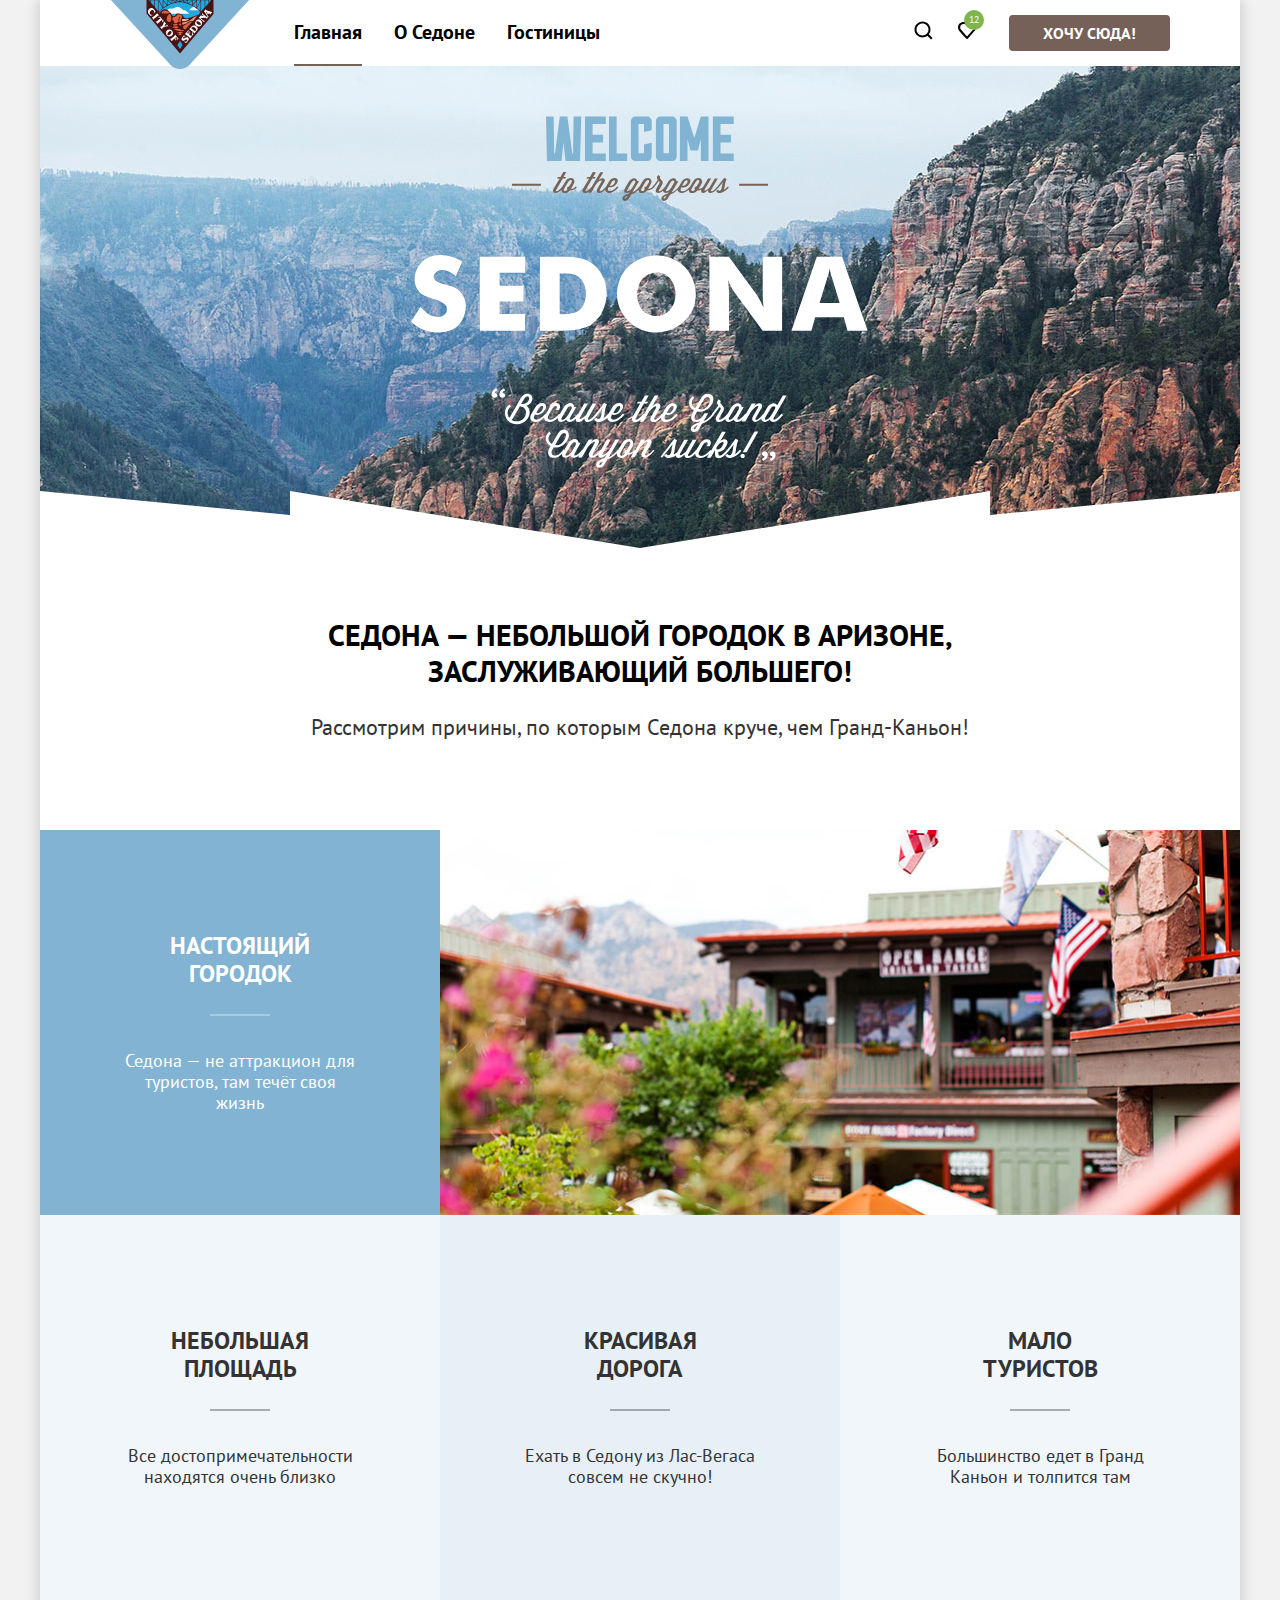
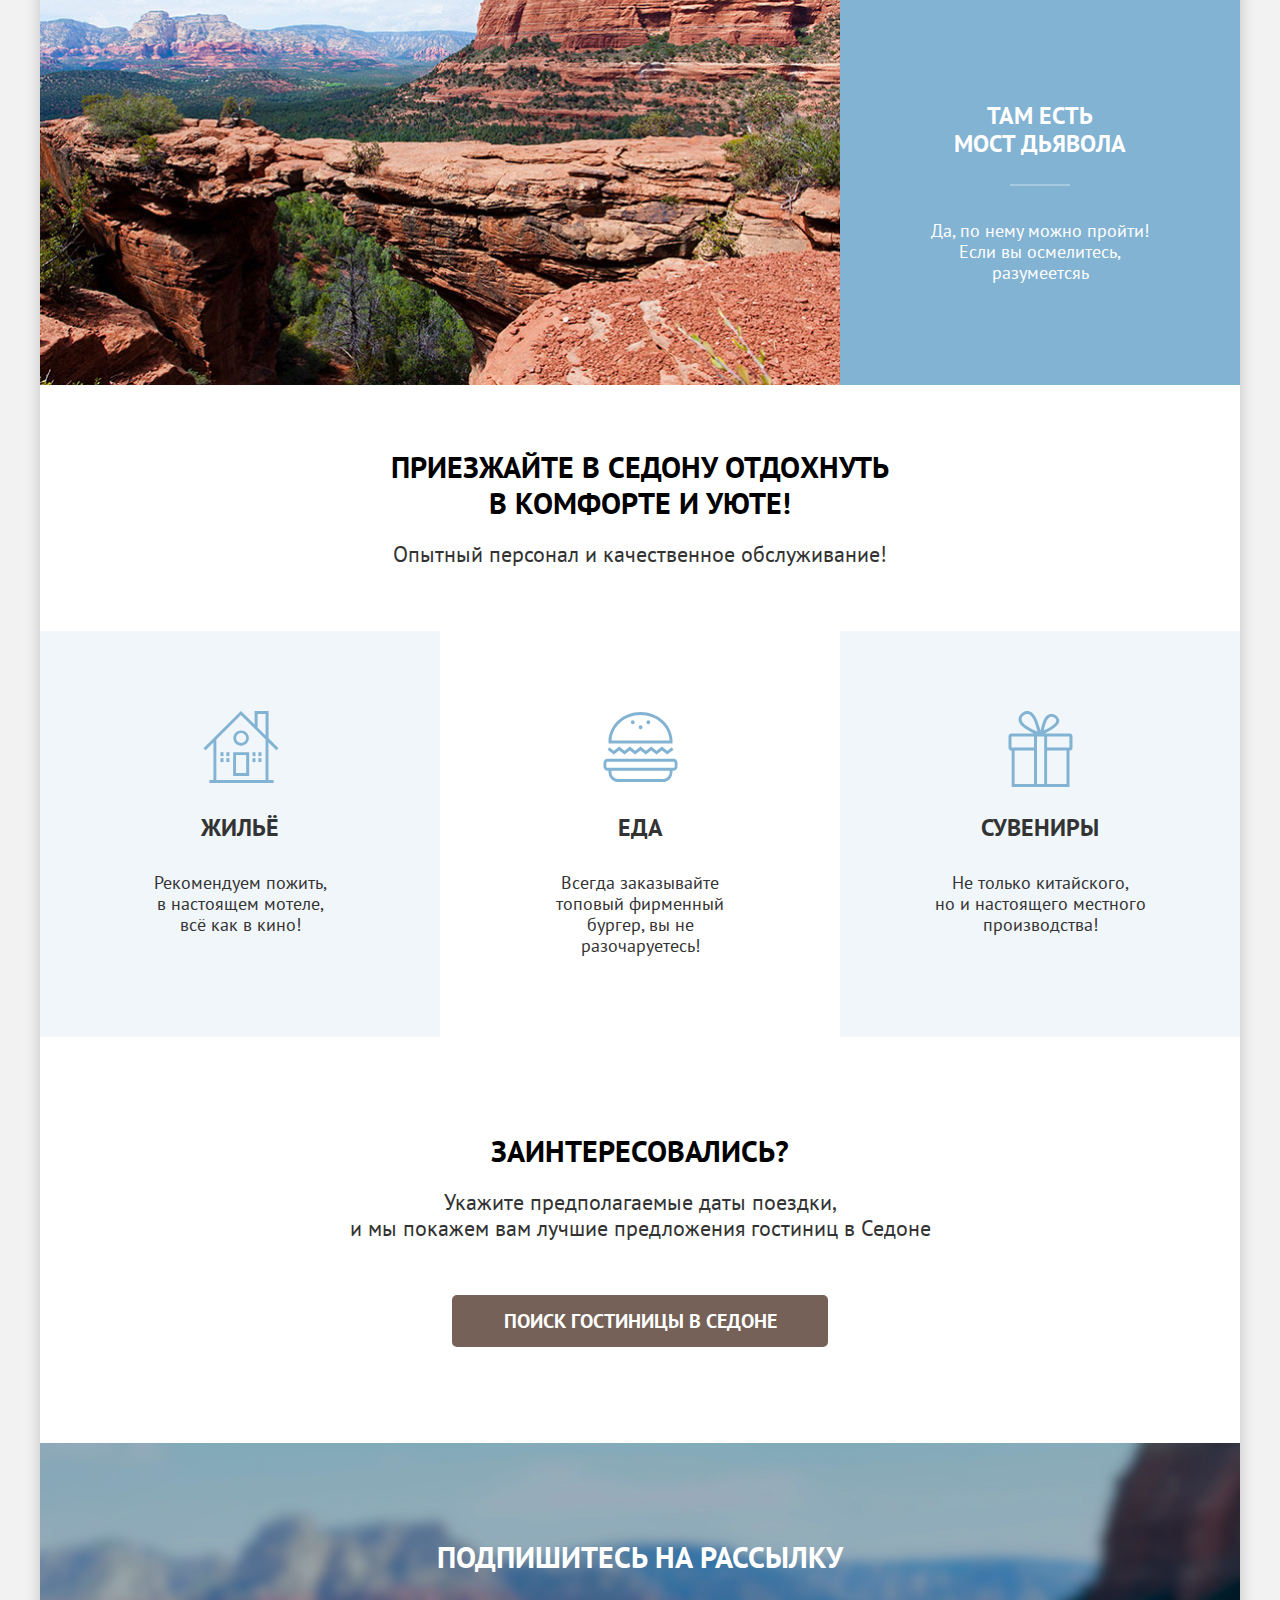
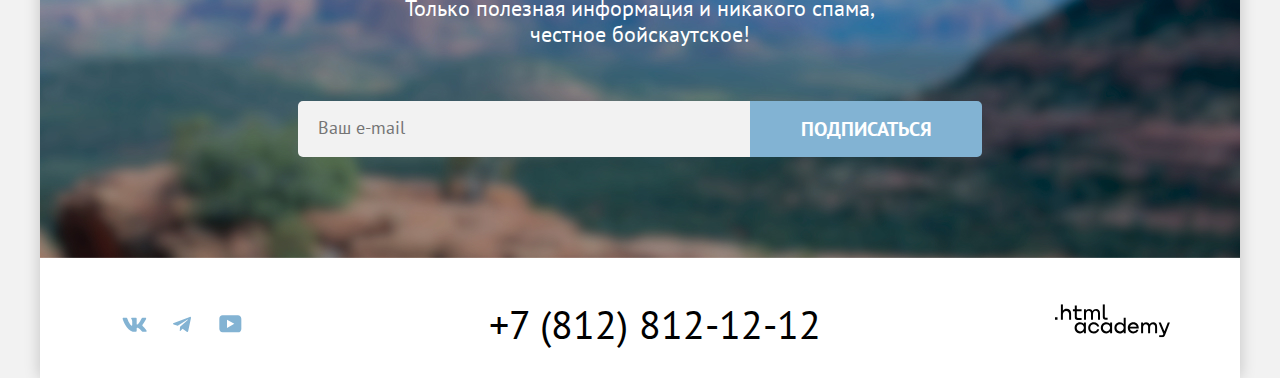
<file: index.html>
<!DOCTYPE html>
<html lang="ru">
  <head>
    <meta charset="utf-8">
    <link rel="stylesheet" href="styles/styles.css">
    <link rel="icon" type="image/png" href="images/favicon.png">
    <title>Седона. Городок в Аризоне</title>
  </head>
  <body>
    <div class="container">
      <header class="page-header" data-test="header">
        <nav class="navigation">
          <a href="#" class="navigation-logo link">
            <img class="logo" src="images/logo.svg" width ="140" height="70" alt="Логотип Седоны.">
          </a>
          <ul class="navigation-list list-none">
            <li class="navigation-item">
              <a class="navigation-link navigation-link-active link" href="#">Главная</a>
            </li>
            <li class="navigation-item">
              <a class="navigation-link link" href="#">О Седоне</a>
            </li>
            <li class="navigation-item">
              <a class="navigation-link link" href="catalog.html">Гостиницы</a>
            </li>
          </ul>

          <ul class="navigation-user list-none">
            <li class="navigation-user-item">
              <a class="navigation-user-link navigation-user-link-modal link" href="#">
                <span class="visually-hidden">Поиск</span>
                <svg class="navigation-icon" aria-label="true" focusable="false" xmlns="http://www.w3.org/2000/svg" width="20" height="20" fill="none" viewBox="0 0 20 20">
                  <path d="m19.5 18.008-3.7-3.68c1-1.292 1.7-2.983 1.7-4.872 0-4.376-3.6-7.956-8-7.956s-8 3.68-8 8.055c0 4.376 3.6 7.956 8 7.956 1.8 0 3.5-.597 4.9-1.69l3.7 3.679 1.4-1.492Zm-10-2.486c-3.3 0-6-2.685-6-5.967 0-3.282 2.7-5.967 6-5.967s6 2.685 6 5.967c0 3.282-2.7 5.967-6 5.967Z"/>
                </svg>
              </a>
            </li>
            <li class="navigation-user-item">
              <a class="navigation-user-link navigation-user-like link" href="#">
                <span class="visually-hidden">Поставить лайк</span>
                <svg class="navigation-icon" aria-label="true" focusable="false" xmlns="http://www.w3.org/2000/svg" width="20" height="20" fill="none" viewBox="0 0 20 20">
                  <path d="M9.9 19c-.3 0-.6-.1-.8-.4-5.4-6.1-6.7-7.5-7-7.9C1.4 9.8 1 8.6 1 7.4 1 4.4 3.4 2 6.5 2 7.8 2 9 2.5 10 3.3c1-.8 2.3-1.3 3.5-1.3 3 0 5.5 2.4 5.5 5.4 0 1.3-.5 2.5-1.3 3.4l-7 7.9c-.2.2-.4.3-.8.3Zm-6-9.5c.3.4 3.5 4 6.1 6.9l6.2-7c.5-.5.7-1.2.7-2 0-1.8-1.5-3.3-3.3-3.3-1 0-2 .5-2.7 1.3-.3.3-.6.4-.9.4-.3 0-.6-.2-.8-.4-.7-.8-1.7-1.3-2.7-1.3-1.8 0-3.3 1.5-3.3 3.3-.1.9.3 1.6.7 2.1-.1 0-.1 0 0 0Z"/>
                </svg>
                <span class="like">12</span>
              </a>
            </li>
            <li class="navigation-user-item">
              <a class="button navigation-button link" href="#">Хочу сюда!</a>
            </li>
          </ul>
        </nav>
      </header>

      <main class="main-page" data-test="main">
        <section class="main-hero" data-test="hero">
          <h1 class="visually-hidden page-title">Добро пожаловать в Седону.</h1>
          <figure class="hero-welcome">
            <img src="images/welcome.svg" width="458" height="352" alt="Добро пожаловать в Седону.">
          </figure>
        </section>

        <section class="advantages" data-test="advantages">
          <div class="advantages-block-title">
            <h2 class="title advantages-page-title">Седона — небольшой городок в Аризоне,<br>заслуживающий большего!</h2>
            <p class="subtitle advantages-page-subtitle">Рассмотрим причины, по которым Седона круче, чем Гранд-Каньон!</p>
          </div>
          <ul class="advantages-list list-none">
            <li class="advantages-item-object">
              <div class="advantages-block">
                <h3 class="advantages-title">Настоящий городок</h3>
                <p class="advantages-description">Седона — не аттракцион для туристов, там течёт своя жизнь</p>
              </div>
              <figure class="advantages-img">
                <img src="images/sedona-street.jpg" width="800" height="385" alt="Улица Седона на фоне гор.">
              </figure>
            </li>
            <li class="advantages-item advantages-item-second-1">
              <h3 class="advantages-title advantages-title-second">Небольшая площадь</h3>
              <p class="advantages-description">Все достопримечательности находятся очень близко</p>
            </li>
            <li class="advantages-item advantages-item-second-2">
              <h3 class="advantages-title advantages-title-second">Красивая дорога</h3>
              <p class="advantages-description">Ехать в Седону из Лас-Вегаса совсем не скучно!</p>
            </li>
            <li class="advantages-item advantages-item-second-1 ">
              <h3 class="advantages-title advantages-title-second">Мало туристов</h3>
              <p class="advantages-description">Большинство едет в Гранд Каньон и толпится там</p>
            </li>
            <li class="advantages-item-object advantages-item-object-reverse">
              <div class="advantages-block">
                <h3 class="advantages-title">Там есть мост&nbsp;дьявола</h3>
                <p class="advantages-description">Да, по нему можно пройти! Если вы осмелитесь, разумеетсяь</p>
              </div>
              <figure class="advantages-img">
                <img src="images/devils-bridge.jpg" width="800" height="385" alt="Мост дьявола в каньоне.">
              </figure>
            </li>
          </ul>
        </section>

        <section class="recommendations">
          <h2 class="title recommendations-page-title">Приезжайте в Седону отдохнуть в комфорте и уюте!</h2>
          <p class="subtitle recommendations-page-subtitle">Опытный персонал и качественное обслуживание!</p>
          <ul class="recommendations-list list-none">
            <li class="recommendations-item recommendations-item-housing item-second-1">
              <h3 class="recommendations-title">Жильё</h3>
              <p class="recommendations-description">Рекомендуем пожить, в&nbsp;настоящем мотеле,<br>всё как в кино!</p>
            </li>
            <li class="recommendations-item recommendations-item-food">
              <h3 class="recommendations-title">Еда</h3>
              <p class="recommendations-description">Всегда заказывайте топовый&nbsp;фирменный бургер, вы не разочаруетесь!</p>
            </li>
            <li class="recommendations-item recommendations-item-souvenir item-second-1">
              <h3 class="recommendations-title">Сувениры</h3>
              <p class="recommendations-description">Не только китайского,<br>но и настоящего местного производства!</p>
            </li>
          </ul>
        </section>

        <section class="search"  data-test="search">
          <h2 class="title search-title">Заинтересовались?</h2>
          <p class="subtitle search-subtitle">Укажите предполагаемые даты поездки,<br>и мы покажем вам лучшие предложения гостиниц в Седоне</p>
          <a class="search-link link" href="#">Поиск гостиницы в Седоне</a>
        </section>

        <article class="subscribe" data-test="subscribe">
          <h2 class="title subscribe-title">Подпишитесь на рассылку</h2>
          <p class="subtitle subscribe-subtitle">Только полезная информация и никакого спама,<br>честное бойскаутское!</p>
          <form class="subscribe-form" action="https=//echo.htmlacademy.ru" method="post">
            <input class="field" placeholder="Ваш e-mail" type="email" name="subscribe-email" id="subscribe-email" required>
            <button class="button subscribe-button" type="submit">Подписаться</button>
          </form>
        </article>
      </main>

      <footer class="page-footer" data-test="footer">
        <h2 class="visually-hidden">Социальные сети и контакты</h2>
        <ul class="social-list list-none">
          <li class="social-item">
            <a class="social-link link" href="https://vk.com/htmlacademy">
              <span class="visually-hidden">Vkontakte</span>
              <svg xmlns="http://www.w3.org/2000/svg" width="25" height="15" viewBox="0 0 25 15">
                <path fill-rule="evenodd" d="M24.116 1.804c.166-.546 0-.948-.795-.948h-2.625c-.668 0-.976.347-1.143.73 0 0-1.335 3.196-3.226 5.272-.612.602-.89.793-1.224.793-.167 0-.418-.19-.418-.738V1.804c0-.656-.184-.948-.74-.948H9.817c-.417 0-.668.304-.668.593 0 .621.946.765 1.043 2.513V7.76c0 .833-.153.984-.487.984-.89 0-3.055-3.21-4.34-6.885-.249-.715-.5-1.003-1.172-1.003H1.566c-.75 0-.9.347-.9.73 0 .682.89 4.07 4.145 8.551 2.17 3.06 5.225 4.72 8.008 4.72 1.67 0 1.875-.369 1.875-1.004V11.54c0-.737.158-.884.687-.884.39 0 1.057.192 2.615 1.667 1.78 1.75 2.073 2.533 3.075 2.533h2.625c.75 0 1.126-.368.91-1.096-.238-.724-1.088-1.775-2.215-3.022-.612-.71-1.53-1.475-1.809-1.858-.389-.49-.278-.71 0-1.147 0 0 3.2-4.426 3.533-5.929h.001Z" clip-rule="evenodd"/>
              </svg>
            </a>
          </li>
          <li class="social-item">
            <a class="social-link link" href="https://t.me/htmlacademy">
              <span class="visually-hidden">Telegram</span>
              <svg xmlns="http://www.w3.org/2000/svg" width="18" height="16" viewBox="0 0 18 16">
                <path d="M16.785.956.84 7.104C-.248 7.541-.24 8.148.64 8.42l4.094 1.277 9.472-5.976c.448-.272.857-.126.52.173l-7.673 6.925H7.05l.002.001-.283 4.22c.414 0 .597-.19.829-.414l1.988-1.934 4.136 3.055c.762.42 1.31.205 1.5-.706l2.715-12.795c.278-1.114-.425-1.618-1.153-1.29Z"/>
              </svg>
            </a>
          </li>
          <li class="social-item">
            <a class="social-link link" href="https://www.youtube.com/user/htmlacademyrutml">
              <span class="visually-hidden">Youtube</span>
              <svg xmlns="http://www.w3.org/2000/svg" width="23" height="18" viewBox="0 0 23 18">
                <path d="M18.94.356H3.507C1.647.356.333 1.95.333 3.756V13.85c0 1.913 1.314 3.506 3.174 3.506H19.16c1.642 0 3.174-1.593 3.174-3.4v-10.2c-.219-1.806-1.532-3.4-3.393-3.4ZM7.995 12.894V4.819l7.333 4.037-7.333 4.038Z"/>
              </svg>
            </a>
          </li>
        </ul>
        <address class="contact">
          <a class="link" href="tel:+78128121212">+7 (812) 812-12-12</a>
        </address>
        <a class="htmlacademy-link" href="https://htmlacademy.ru/">
          <span class="visually-hidden">HTML Academy</span>
          <svg class="logo-htmlacademy" xmlns="http://www.w3.org/2000/svg" width="115" height="34" viewBox="0 0 115 34"><g clip-path="url(#a)">
            <path d="M0 13.256v2.6h2.5v-2.6H0ZM11.6 4.856c-1.6 0-2.8.7-3.6 1.7h-.1v-6.2h-2v15.5h2v-5.3c0-2.1 1.3-3.6 3.3-3.6 1.8 0 2.9 1.4 2.9 3.2v5.7h2v-6.1c.1-3-1.8-4.9-4.5-4.9ZM26.6 5.156h-4.8v-3.7h-2v3.8h-1.9v2h1.9v6c0 1.7 1 2.7 2.7 2.7h4.1v-2h-3.7c-.7 0-1.1-.4-1.1-1.1v-5.7h4.8v-2ZM41.1 4.956c-1.6 0-2.9.8-3.5 2.1h-.1c-.6-1.2-1.8-2.1-3.4-2.1-1.4 0-2.5.8-3.1 1.8h-.1v-1.6H29v10.6h2v-5.4c0-2 1-3.5 2.6-3.5 1.5 0 2.4 1 2.4 2.6v6.3h2v-5.6c0-2.4 1.4-3.3 2.6-3.3 1.5 0 2.4 1 2.4 2.6v6.3h2v-6.5c.1-2.5-1.4-4.3-3.9-4.3ZM47.8 13.056c0 1.7 1 2.7 2.8 2.7h2v-2h-1.7c-.7 0-1.1-.4-1.1-1.1V.356h-2v12.7ZM28.9 20.056c-.9-1.1-2.2-1.8-3.9-1.8-3.1 0-5.4 2.3-5.4 5.6s2.3 5.6 5.4 5.6c1.8 0 3-.8 3.8-1.9h.1v1.6h2v-10.6h-2v1.5Zm-3.6 7.4c-2.2 0-3.6-1.6-3.6-3.6s1.4-3.6 3.6-3.6 3.6 1.6 3.6 3.6c0 1.9-1.4 3.6-3.6 3.6ZM44.2 22.356c-.5-2.4-2.6-4.1-5.4-4.1-3.4 0-5.6 2.5-5.6 5.6 0 3.1 2.2 5.6 5.6 5.6 2.8 0 4.9-1.8 5.4-4.2h-2.1c-.4 1.3-1.7 2.3-3.3 2.3-2.2 0-3.6-1.6-3.6-3.6s1.4-3.6 3.6-3.6c1.6 0 2.8 1 3.3 2.2h2.1v-.2ZM55.1 20.056c-.9-1.1-2.2-1.8-3.9-1.8-3.1 0-5.4 2.3-5.4 5.6s2.3 5.6 5.4 5.6c1.8 0 3-.8 3.8-1.9h.1v1.6h2v-10.6h-2v1.5Zm-3.6 7.4c-2.2 0-3.6-1.6-3.6-3.6s1.4-3.6 3.6-3.6 3.6 1.6 3.6 3.6c0 1.9-1.5 3.6-3.6 3.6ZM68.7 20.156c-.9-1.1-2.2-1.9-3.9-1.9-3.1 0-5.4 2.3-5.4 5.6s2.2 5.6 5.4 5.6c1.7 0 3-.8 3.8-1.8h.1v1.5h2v-15.4h-2v6.4Zm-3.6 7.3c-2.2 0-3.6-1.6-3.6-3.6s1.4-3.6 3.6-3.6 3.6 1.6 3.6 3.6c-.1 2-1.5 3.6-3.6 3.6ZM78.3 18.256c-3.3 0-5.5 2.5-5.5 5.6 0 3 2.1 5.6 5.5 5.6 2.5 0 4.5-1.3 5.2-3.6h-2.1c-.5 1-1.6 1.6-3 1.6-1.9 0-3.3-1.3-3.4-2.9h8.8c.2-3.6-2-6.3-5.5-6.3Zm0 1.9c1.7 0 3 1 3.3 2.6h-6.5c.3-1.5 1.5-2.6 3.2-2.6ZM98.2 18.256c-1.6 0-2.9.8-3.6 2h-.1c-.6-1.2-1.8-2-3.4-2-1.4 0-2.5.7-3.1 1.8v-1.5h-1.9v10.6h2v-5.4c0-2 1-3.4 2.6-3.5 1.5 0 2.4 1 2.4 2.6v6.3h2v-5.6c0-2.4 1.4-3.3 2.6-3.3 1.5 0 2.4 1 2.4 2.6v6.3h2v-6.5c.1-2.6-1.4-4.4-3.9-4.4ZM109.4 27.356l-3.6-8.9h-2.2l4.8 11.6c-.3.9-.7 1.2-1.7 1.2h-2.5v2h2.5c1.8 0 2.8-.8 3.5-2.6l4.7-12.2h-2.1l-3.4 8.9Z"/></g><defs><clipPath id="a"><path d="M0 .356h115v33H0z"/></clipPath></defs>
          </svg>
        </a>
      </footer>
    </div>

    <div class="modal-container">
      <div class="modal modal-find">
        <section class="modal-content">
          <h2 class="modal-title">Поиск гостиницы в Седоне</h2>
          <form class="find-form" action="https://echo.htmlacademy.ru/" method="post">
            <div class="field-group">
              <label class="modal-field-title" for="arrival-date">Дата Заезда:</label>
              <div class="field-group-booking">
                <input class="find-form-field" type="text" id="arrival-date" name="arrival-date" placeholder="Укажите дату" value="27 апреля 2020" required>
                <span class="visually-hidden">Выбрать дату заезда.</span>
                <p class="inpute-date-text inpute-date-error">Мы не можем отправить вас в прошлое.</p>
              </div>
            </div>
            <div class="field-group">
              <label class="modal-field-title" for="departure-date">Дата Выезда:</label>
              <div class="field-group-booking">
                <input class="find-form-field" type="text" id="departure-date" name="departure-date" placeholder="Укажите дату" value="1 сентября 2023" required>
                <span class="visually-hidden">Выбрать дату заезда.</span>
                <p class="inpute-date-text">На эти даты есть свободные номера. Пока есть.</p>
              </div>
            </div>
            <div class="add-people">
              <div class="field-group field-group-people">
                <label class="field-title-people" for="field-people">Взрослые:</label>
                <button class="button-people button-people-away" type="button">
                  <svg aria-hidden="true" width="14" height="2" viewBox="0 0 14 2" fill="none" xmlns="http://www.w3.org/2000/svg">
                    <path d="M0 0v2h14V0H0Z" fill="#756157" fill-opacity=".3"/>
                  </svg>
                  <span class="visually-hidden">Удалить взрослого.</span>
                </button>
                <input class="input-adult" readonly type="number" id="field-people" name="adult" min="0" max="9" value="2">
                <button class="button-people button-people-add" type="button">
                  <svg aria-hidden="true" width="14" height="14"  viewBox="0 0 14 14" fill="none" xmlns="http://www.w3.org/2000/svg">
                    <path d="M14 6H8V0H6v6H0v2h6v6h2V8h6V6Z" fill="#756157" fill-opacity=".3"/>
                  </svg>
                  <span class="visually-hidden">Добавить взрослого.</span>
                </button>
              </div>
              <div class="field-group field-group-people">
                <label class="field-title-people" for="field-child">Дети:</label>
                <div class="tooltip">
                  <button class="button-tooltip" type="button" aria-labelledby="tooltip-label-date">
                    <svg class="tooltip-icon" xmlns="http://www.w3.org/2000/svg" width="26" height="26" fill="none" viewBox="0 0 26 26">
                      <circle cx="13" cy="13" r="13"/>
                      <path fill="#fff" fill-rule="evenodd" d="M12 7h2v2h-2V7Zm2 12h-2v-9h2v9Z" clip-rule="evenodd"/>
                    </svg>
                    <span class="visually-hidden">Инфрормация о размещении детей.</span>
                  </button>
                  <span class="tooltip-text" role="tooltip" id="tooltip-label-date">Укажите количество детей, которые будут с вами, возраст которых от 6 до 18 лет. Дети до 6 лет размещаются бесплатно.</span>
                </div>
                <button class="button-people button-people-away button-children" type="button">
                  <svg aria-hidden="true" width="14" height="2" viewBox="0 0 14 2" fill="none" xmlns="http://www.w3.org/2000/svg">
                    <path d="M0 0v2h14V0H0Z" fill="#756157" fill-opacity=".3"/>
                  </svg>
                  <span class="visually-hidden">Удалить ребенка.</span>
                </button>
                <input class="input-child" readonly type="number"  id="field-child" name="child" min="0" max="9" value="2">
                <button class="button-people button-people-add" type="button">
                  <svg aria-hidden="true" width="14" height="14" viewBox="0 0 14 14" fill="none" xmlns="http://www.w3.org/2000/svg">
                    <path d="M14 6H8V0H6v6H0v2h6v6h2V8h6V6Z" fill="#756157" fill-opacity=".3"/>
                  </svg>
                  <span class="visually-hidden">Добавить ребенка.</span>
                </button>
              </div>
            </div>
            <button class="button find-form-button" type="submit">Найти</button>
          </form>
        </section>
        <button class="modal-close-button">
          <span class="visually-hidden">Закрыть</span>
          <svg xmlns="http://www.w3.org/2000/svg" width="21" height="21" viewBox="0 0 21 21">
            <path d="M17.49 4.783 16.198 3.49l-5.707 5.707-5.708-5.707L3.49 4.783l5.708 5.708-5.708 5.707 1.293 1.293 5.708-5.708 5.707 5.708 1.293-1.293-5.708-5.707 5.708-5.708Z"/>
          </svg>
        </button>
      </div>
    </div>
  </body>
</html>
</file>
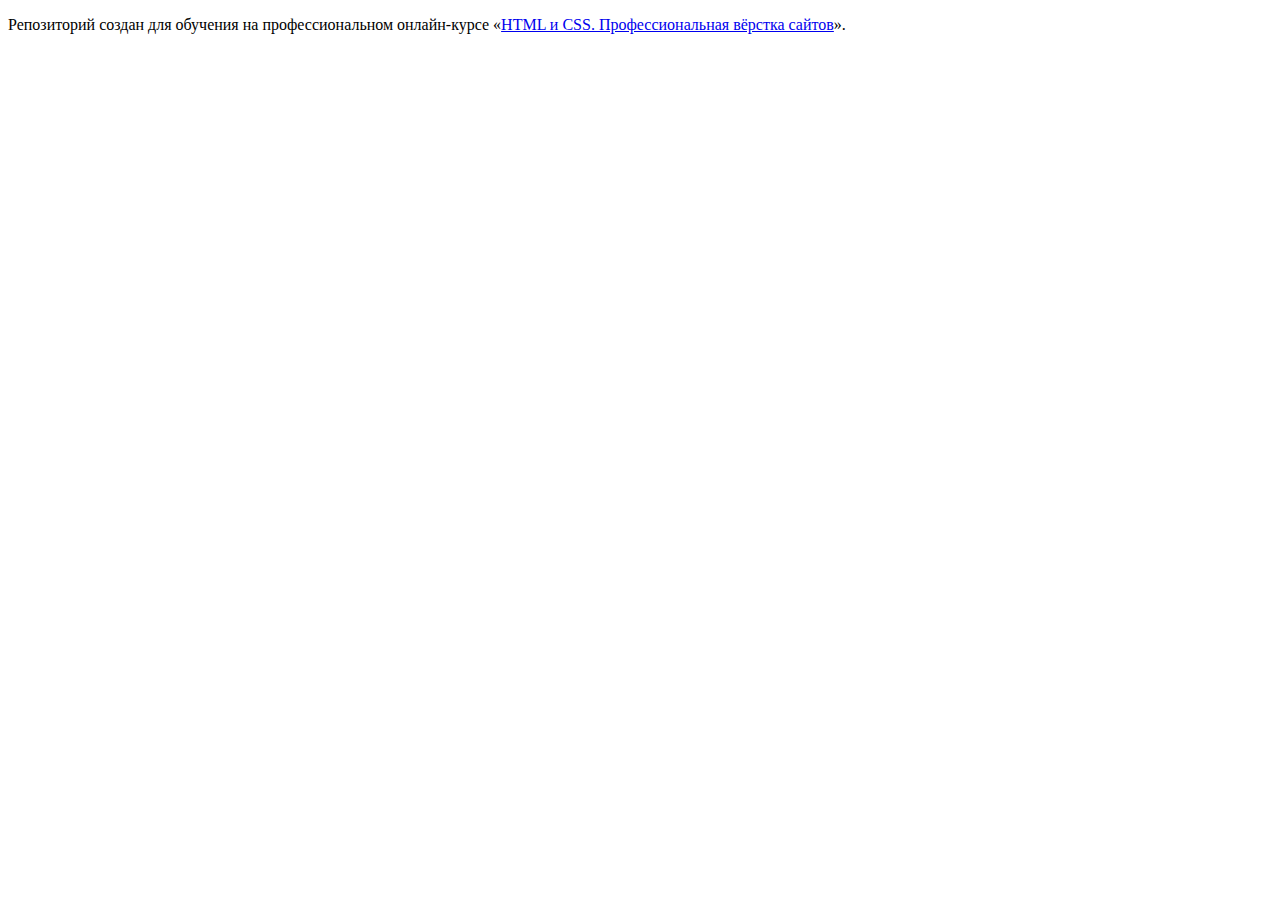
<file: 1/index.html>
<!DOCTYPE html>
<html lang="ru">
  <head>
    <meta charset="utf-8">
    <title>HTML Academy: Седона</title>
    <base href="https://htmlacademy-htmlcss.github.io/77489-sedona-37/1/">
</head>
  <body>

    <p>Репозиторий создан для обучения на профессиональном онлайн‑курсе «<a href="https://htmlacademy.ru/intensive/htmlcss">HTML и CSS. Профессиональная вёрстка сайтов</a>».</p>

  </body>
</html>
</file>
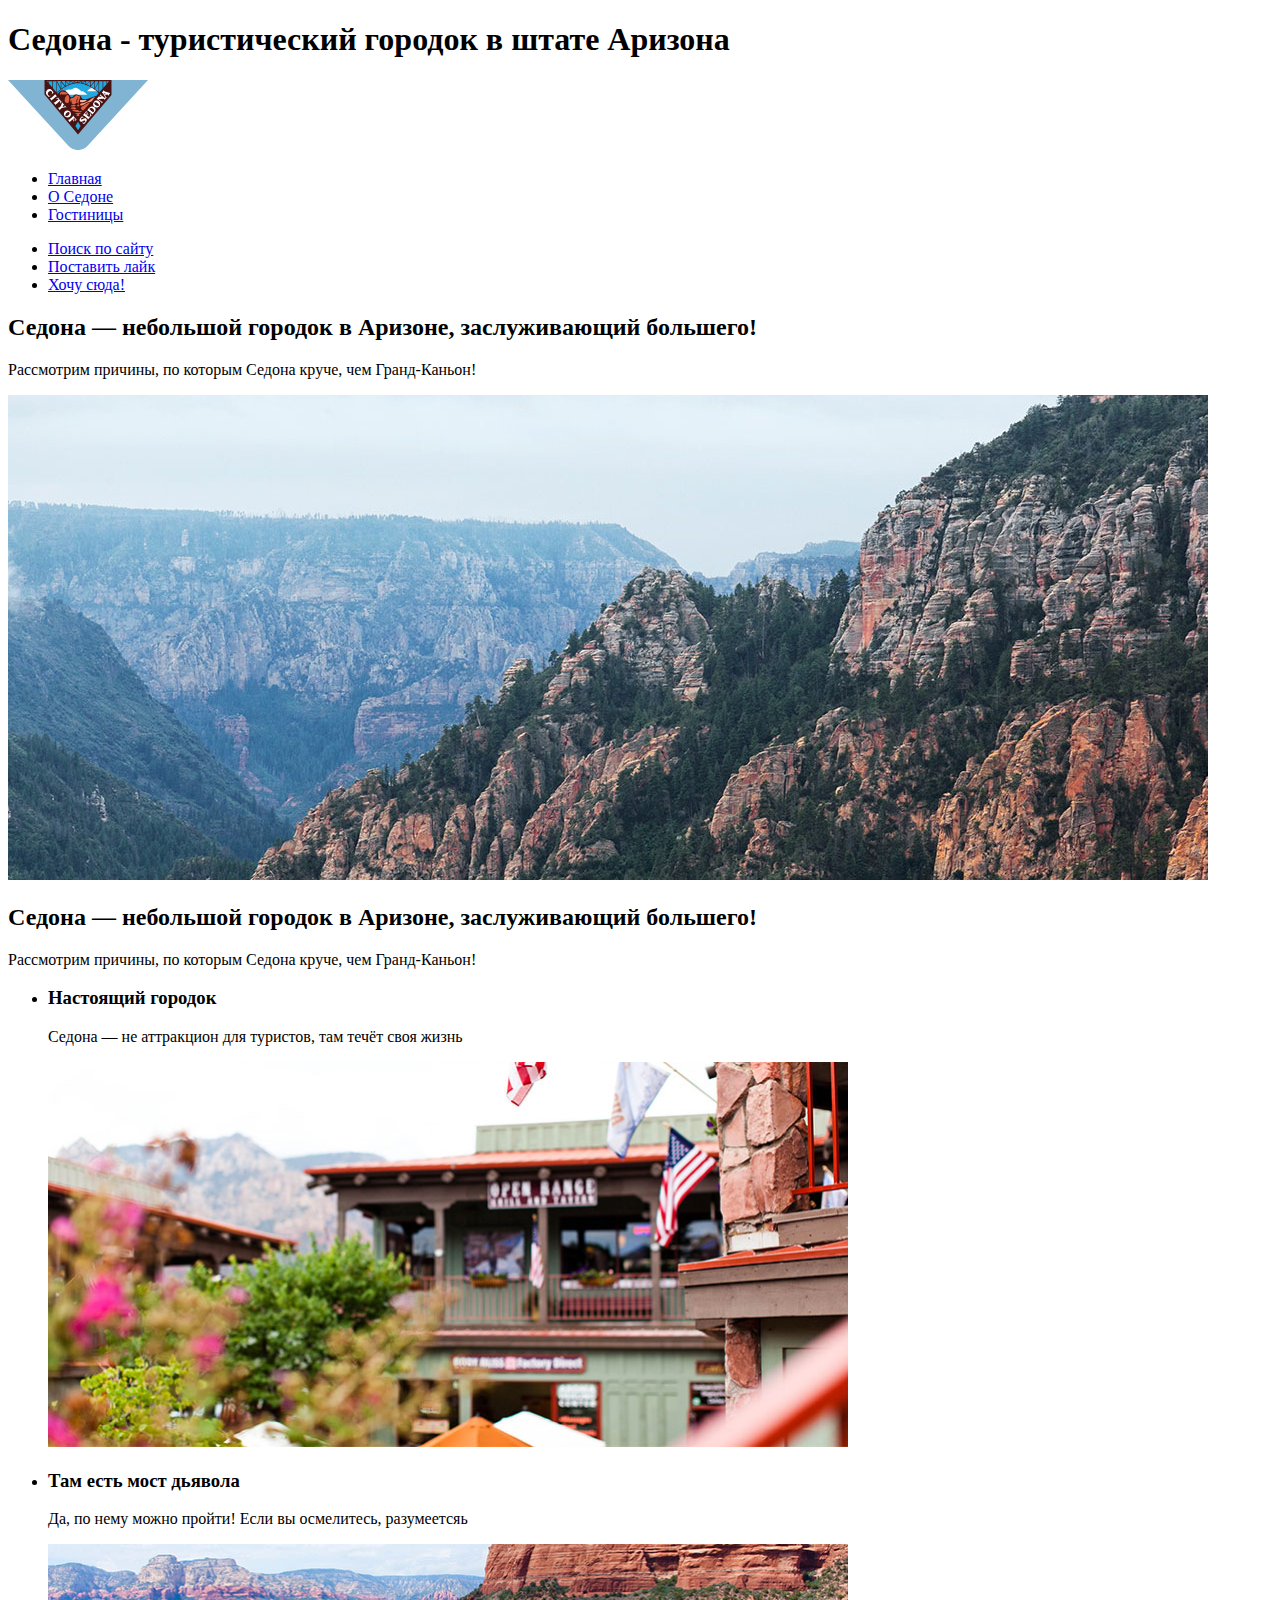
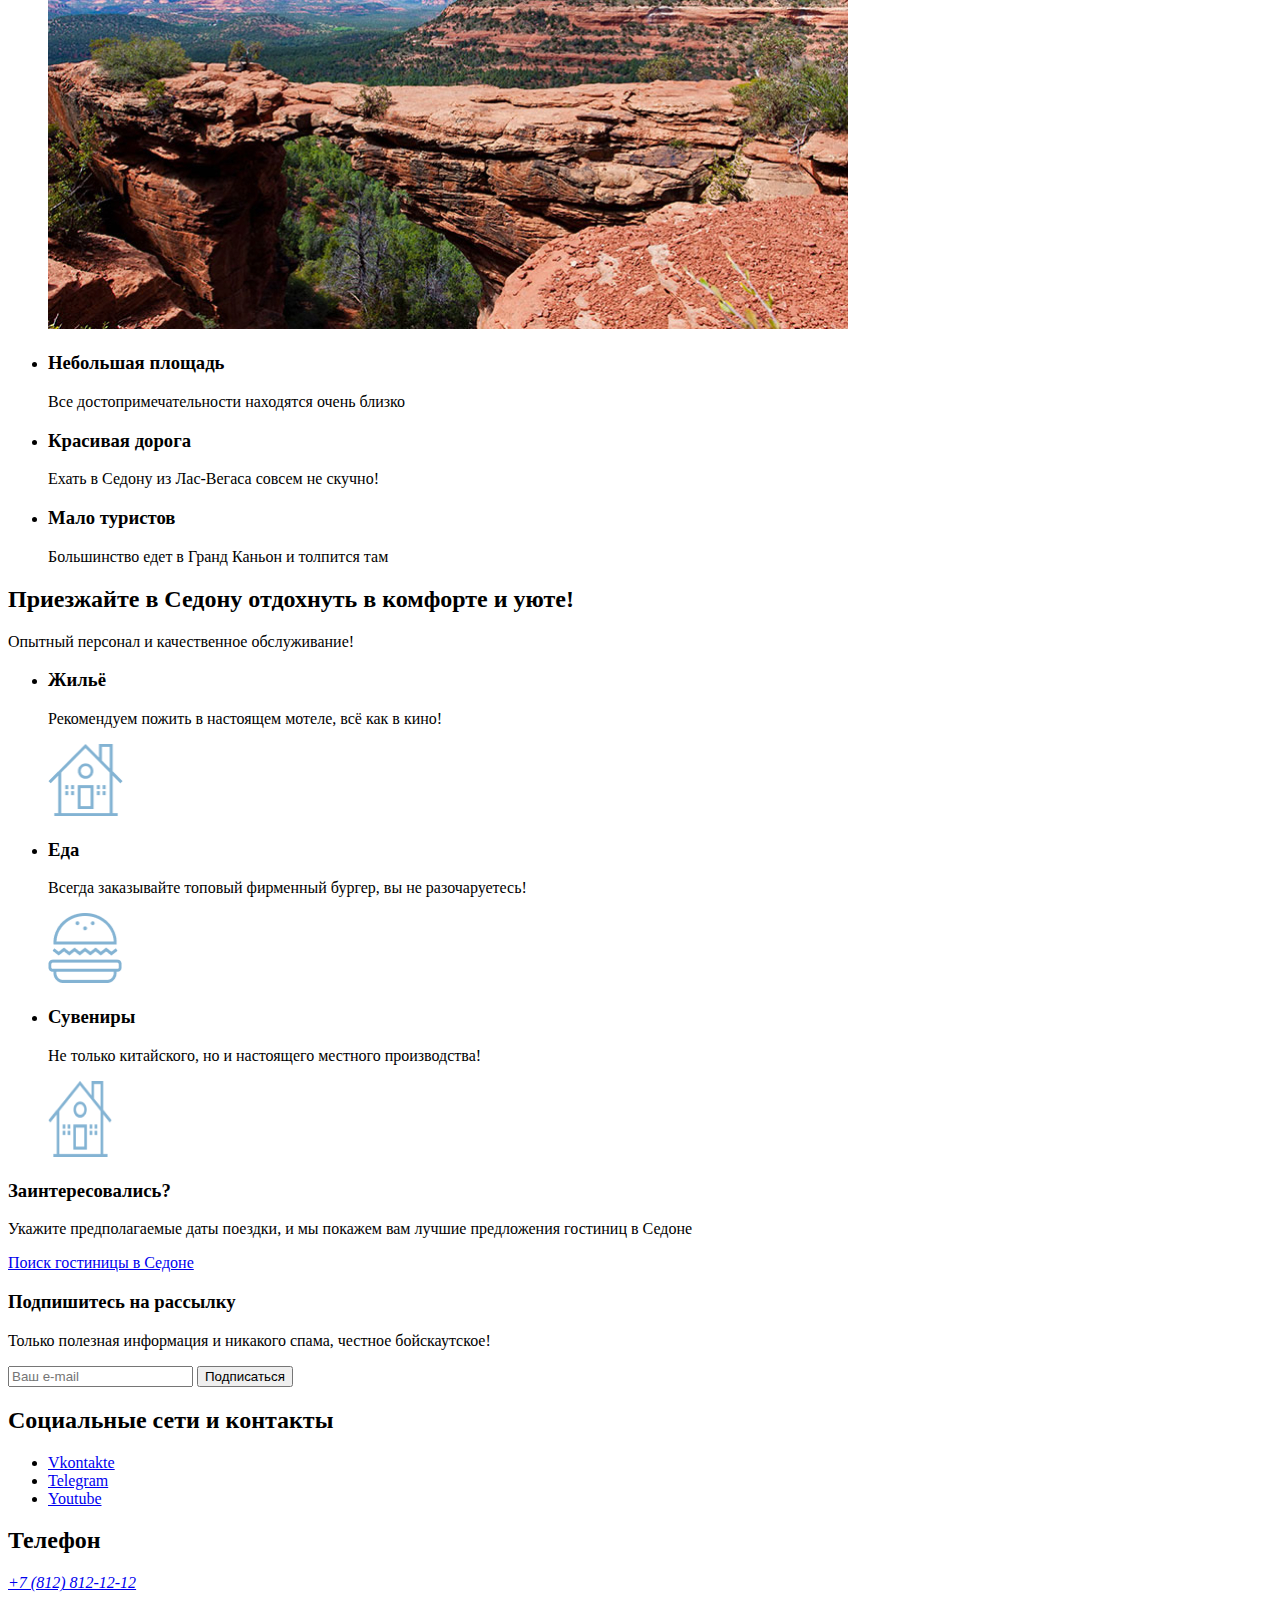
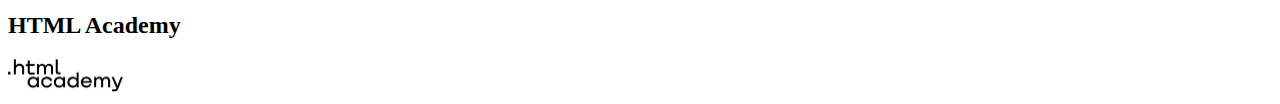
<file: 3/index.html>
<!DOCTYPE html>
<html lang="ru">
  <head>
    <meta charset="utf-8">
    <title>HTML Academy: Седона</title>
    <base href="https://htmlacademy-htmlcss.github.io/77489-sedona-37/3/">
</head>
  <body>
    <header class="page-header" data-test="header">
      <h1 class="visually-hidden">Седона - туристический городок в штате Аризона</h1>
      <nav class="navigation">
        <a href="#" class="navigation-logo">
          <img class="logo" src="images/logo.svg" width ="140" height="70" alt="Логотип Седоны">
        </a>
        <ul class="navigation-list">
          <li class="navigation-item">
            <a class="navigation-link" href="#">Главная</a>
          </li>
          <li class="navigation-item">
            <a class="navigation-link" href="#">О Седоне</a>
          </li>
          <li class="navigation-item">
            <a class="navigation-link" href="catalog.html">Гостиницы</a>
          </li>
        </ul>
        <ul class="navigation-user">
          <li class="navigation-user-item">
            <a class="navigation-link" href="#"><span class="visually-hidden">Поиск по сайту</span>
            </a>
          </li>
          <li class="navigation-user-item">
            <a class="navigation-link" href="#"><span class="visually-hidden">Поставить лайк</span>
            </a>
          </li>
          <li class="navigation-user-item">
            <a class="navigation-link navigation-bottom" href="#">Хочу сюда!
            </a>
          </li>
        </ul>
      </nav>
    </header>

    <main class="main-page" data-test="main">
      <section class="hero" data-test="hero">

        <h2 class="title">Седона — небольшой городок в Аризоне,
          заслуживающий большего!</h2>
        <p class="subtitle">Рассмотрим причины, по которым Седона круче, чем Гранд-Каньон!</p>
        <img class="hero-background" src="images/hero-background.jpg" width="1200" height="485" alt="Вид на каньон в городе Седона">
      </section>
      <section class="advantages" data-test="advantages">
        <h2 class="advantages-title">Седона — небольшой городок в Аризоне,
          заслуживающий большего!</h2>
        <p class="advantages-subtitle">Рассмотрим причины, по которым Седона круче, чем Гранд-Каньон!</p>
        <ul class="advantages-list">
          <li class="advantages-item advantages-object">
            <h3 class="advantages-title">Настоящий городок</h3>
            <p class="advantages-description">Седона — не аттракцион для туристов, там течёт своя жизнь</p>
            <img class="advantages-img" src="images/sedona-street.jpg" width="800" height="385" alt="Улица Седона на фоне гор">
          </li>
          <li class="advantages-item  advantages-object">
            <h3 class="advantages-title">Там есть мост дьявола</h3>
            <p class="advantages-description">Да, по нему можно пройти! Если вы осмелитесь, разумеетсяь</p>
            <img class="advantages-img" src="images/devils-bridge.jpg" width="800" height="385" alt="Мост дьявола в каньоне">
          </li>
          <li class="advantages-item">
            <h3 class="advantages-title">Небольшая площадь</h3>
            <p class="advantages-description">Все достопримечательности находятся очень близко</p>
          </li>
          <li class="advantages-item">
            <h3 class="advantages-title">Красивая дорога</h3>
            <p class="advantages-description">Ехать в Седону из Лас-Вегаса совсем не скучно!</p>
          </li>
          <li class="advantages-item">
            <h3 class="advantages-title">Мало туристов</h3>
            <p class="advantages-description">Большинство едет в Гранд Каньон и толпится там</p>
          </li>
        </ul>
      </section>
      <section class="recommendations">
        <h2 class="title">Приезжайте в Седону отдохнуть в комфорте и уюте!</h2>
        <p class="subtitle">Опытный персонал и качественное обслуживание!</p>
        <ul class="recommendations-list">
          <li class="recommendations-item">
            <h3 class="recommendations-title">Жильё</h3>
            <p class="recommendations-description">Рекомендуем пожить в настоящем мотеле, всё как в кино!</p>
            <img class="recommendations-icon"  src="images/housing.png" width="75" height="72" alt="">
          </li>
          <li class="recommendations-item">
            <h3 class="recommendations-title">Еда</h3>
            <p class="recommendations-description">Всегда заказывайте топовый фирменный бургер, вы не разочаруетесь!</p>
            <img class="recommendations-icon"  src="images/food.png" width="74" height="70" alt="">
          </li>
          <li class="recommendations-item">
            <h3 class="recommendations-title">Сувениры</h3>
            <p class="recommendations-description">Не только китайского, но и настоящего местного производства!</p>
            <img class="recommendations-icon"  src="images/souvenirs.png" width="64" height="76" alt="">
          </li>
        </ul>
      </section>
      <section class="search"  data-test="search">
        <h3 class="title">Заинтересовались?</h3>
        <p class="subtitle">Укажите предполагаемые даты поездки, и мы покажем вам лучшие предложения гостиниц в Седоне</p>
        <a class="search-link" href="#">Поиск гостиницы в Седоне</a>
      </section>
      <section class="subscribe" data-test="subscribe">
        <h3 class="title subscribe-title">Подпишитесь на рассылку</h3>
        <p class="subtitle subscribe-subtitle">Только полезная информация и никакого спама, честное бойскаутское!</p>
        <form class="subscribe-form" action="https=//echo.htmlacademy.ru" method="post">
          <input class="field" placeholder="Ваш e-mail" type="email" name="subscribe-email" id="subscribe-email" required>
          <button class="subscribe-button" type="submit">Подписаться</button>
        </form>
      </section >
    </main>
    <footer class="page-footer" data-test="footer">
      <section class="footer-social">
        <h2 class="visually-hidden">Социальные сети и контакты</h2>
        <ul class="social-list">
          <li class="social-item">
            <a class="social-buttom" href="https://vk.com/htmlacademy">
              <span class="visually-hidden">Vkontakte</span>
            </a>
          </li>
          <li class="social-item">
            <a class="social-buttom" href="https://t.me/htmlacademy">
              <span class="visually-hidden">Telegram</span>
            </a>
          </li>
          <li class="social-item">
            <a class="social-buttom" href="https://www.youtube.com/user/htmlacademyrutml">
              <span class="visually-hidden">Youtube</span>
            </a>
          </li>
        </ul>
      </section>
      <section class="footer-telephon">
        <h2 class="visually-hidden">Телефон</h2>
        <address class="contact">
            <a href="tel:+78128121212">+7 (812) 812-12-12</a>
        </address>
      </section>
      <section class="footer-htmlacademy">
        <h2 class="visually-hidden">HTML Academy</h2>
        <a class="htmlacademy-link" href="https://htmlacademy.ru/">
          <img class="logo-htmlacademy" src="images/html-academy.png" width="115" height="33" alt="Логотип HTML Academy">
        </a>
      </section>
    </footer>
  </body>
</html>
</file>
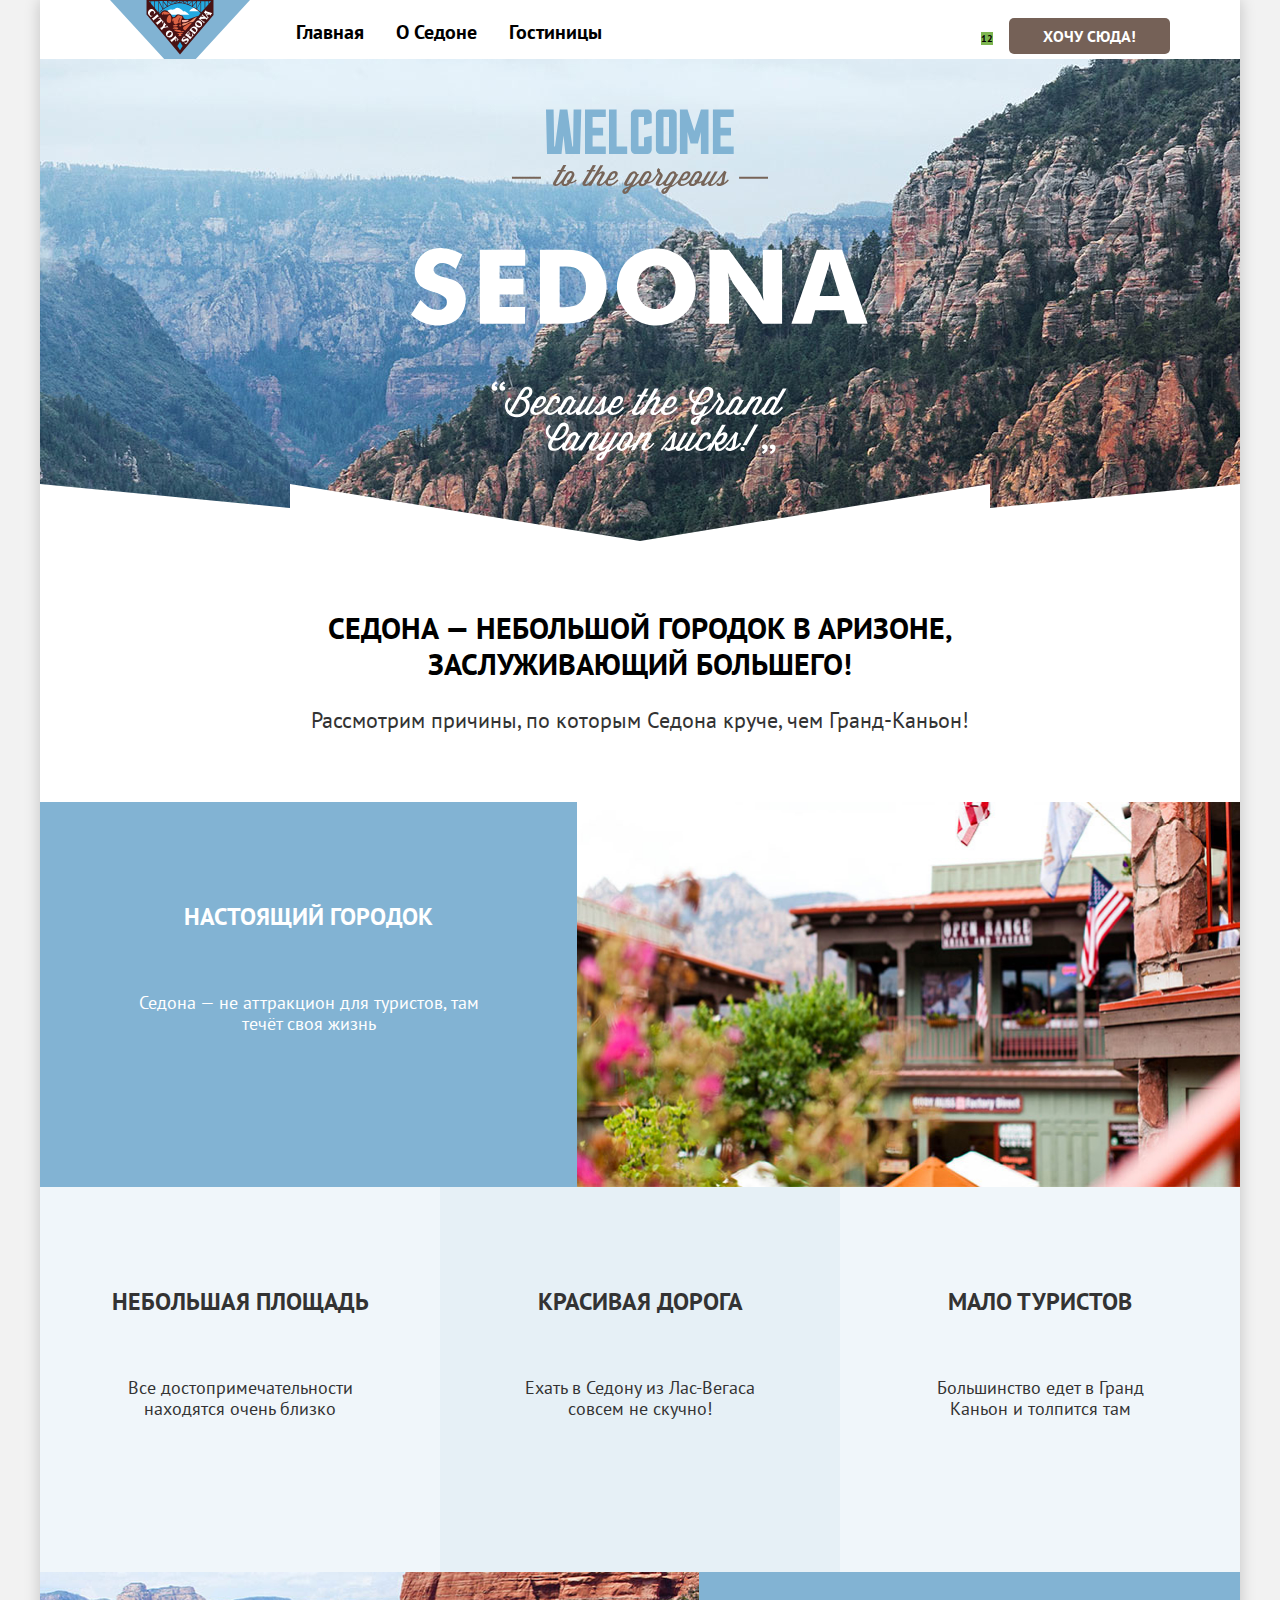
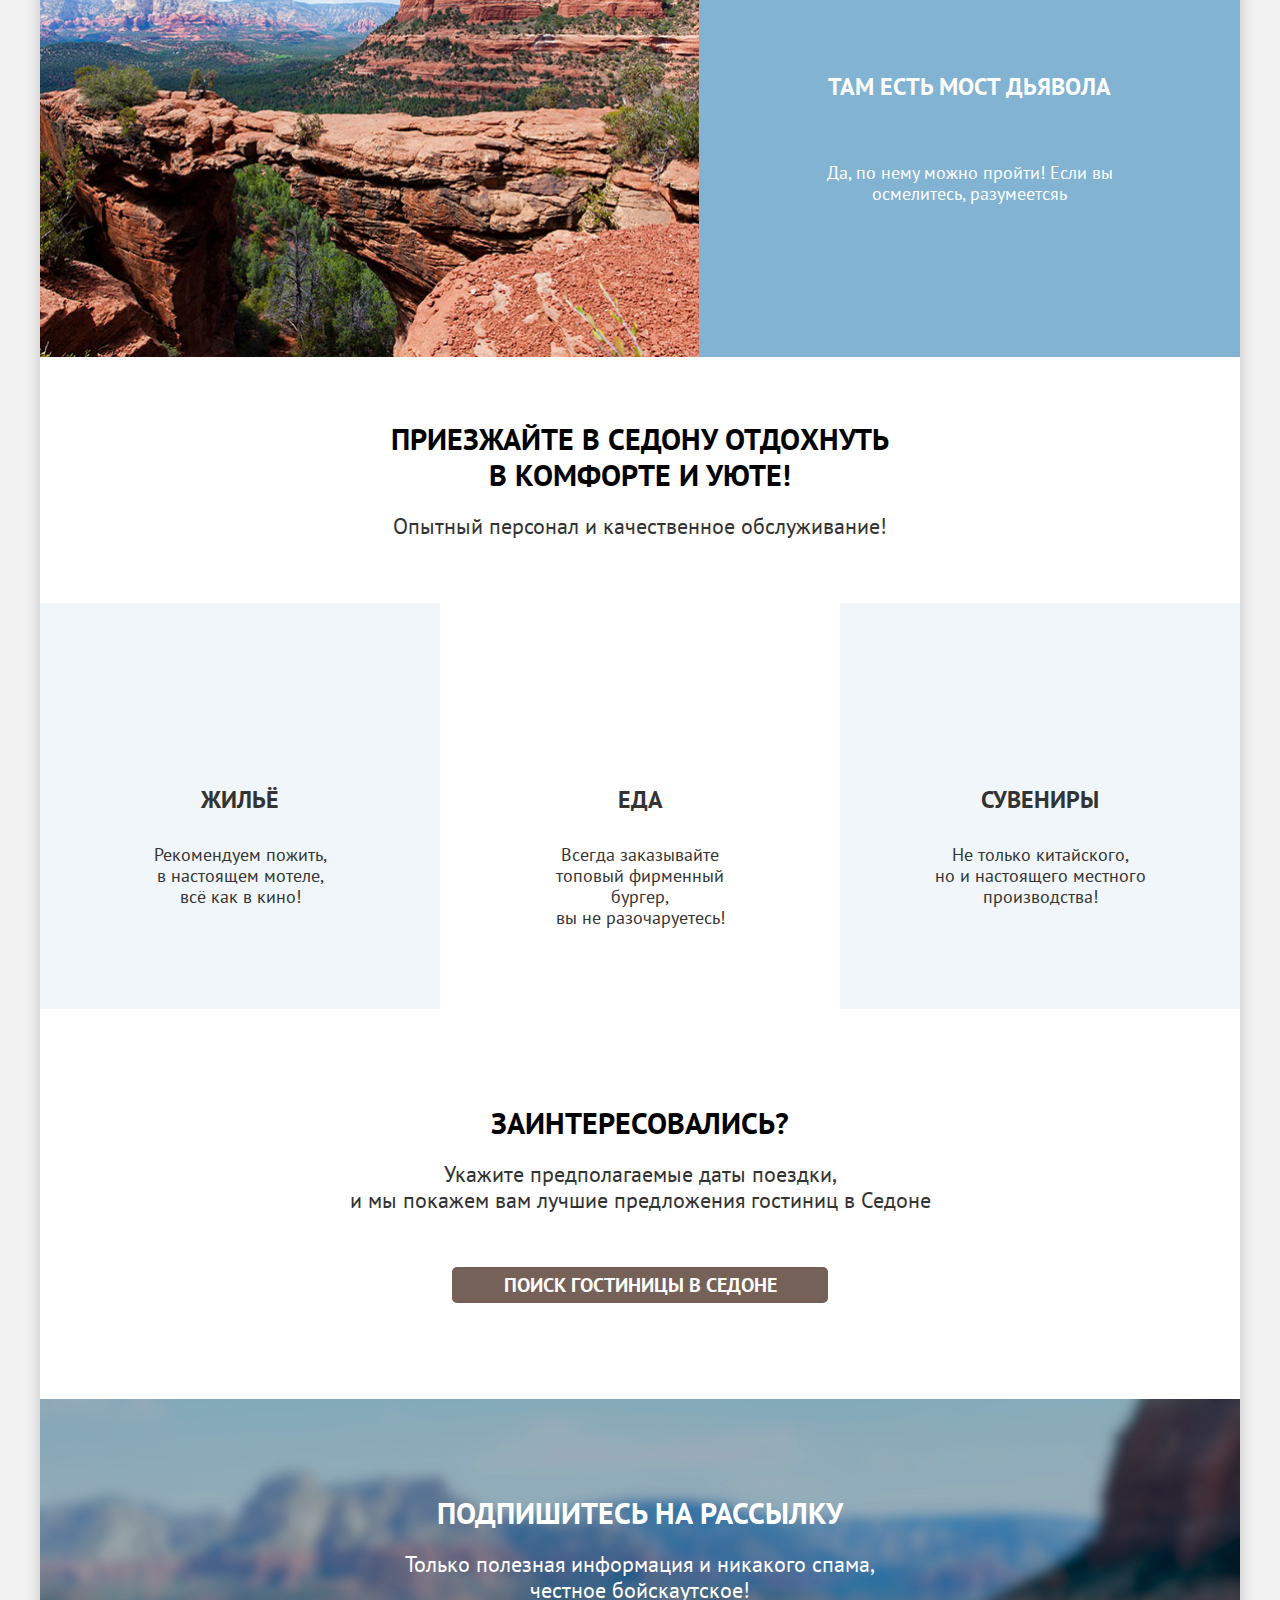
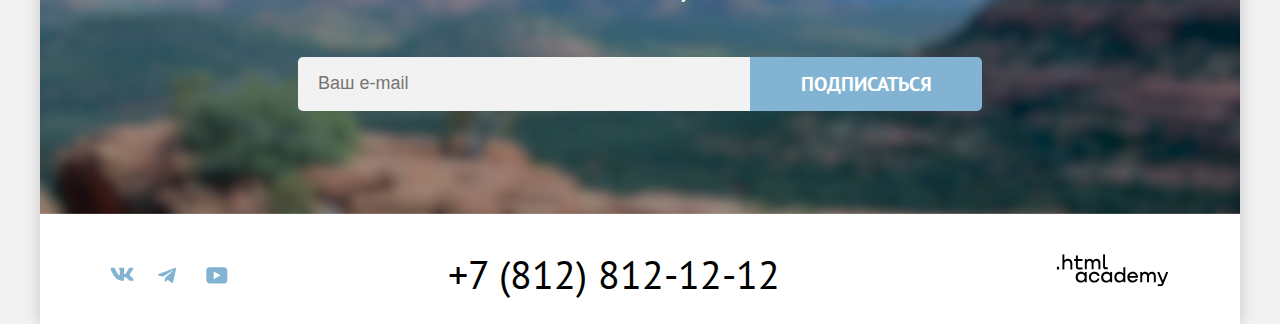
<file: 8/index.html>
<!DOCTYPE html>
<html lang="ru">
  <head>
    <meta charset="utf-8">
    <link rel="stylesheet" href="styles/styles.css">
    <title>Седона. Городок в Аризоне</title>
    <base href="https://htmlacademy-htmlcss.github.io/77489-sedona-37/8/">
</head>
  <body>
    <div class="container">
      <header class="page-header" data-test="header">
        <nav class="navigation">
          <a href="#" class="navigation-logo link">
            <img class="logo" src="images/logo.svg" width ="140" height="70" alt="Логотип Седоны">
          </a>
          <ul class="navigation-list list-none">
            <li class="navigation-item">
              <a class="navigation-link link" href="#">Главная</a>
            </li>
            <li class="navigation-item">
              <a class="navigation-link link" href="#">О Седоне</a>
            </li>
            <li class="navigation-item">
              <a class="navigation-link link" href="catalog.html">Гостиницы</a>
            </li>
          </ul>

          <ul class="navigation-user list-none">
            <li class="navigation-user-item">
              <a class="navigation-link link" href="#">
                <span class="visually-hidden">Поиск</span>
              </a>
            </li>
            <li class="navigation-user-item">
              <a class="navigation-link link" href="#">
                <span class="visually-hidden">Поставить лайк</span>
                <span class="like">12</span>
              </a>
            </li>
            <li class="navigation-user-item">
              <a class="button navigation-button link" href="#">Хочу сюда!</a>
            </li>
          </ul>
        </nav>
      </header>

      <main class="main-page" data-test="main">
        <section class="main-hero" data-test="hero">
          <h1 class="visually-hidden page-title">Добро пожаловать в Седону.</h1>
          <figure class="hero-welcome">
            <img src="images/welcome.svg" width="458" height="352" alt="Добро пожаловать в Седону.">
          </figure>
        </section>

        <section class="advantages" data-test="advantages">
          <h2 class="title advantages-page-title">Седона — небольшой городок в Аризоне,<br>заслуживающий большего!</h2>
          <p class="subtitle advantages-page-subtitle">Рассмотрим причины, по которым Седона круче, чем Гранд-Каньон!</p>
          <ul class="advantages-list list-none">
            <li class="advantages-item-object">
              <div class="advantages-block">
                <h3 class="advantages-title">Настоящий городок</h3>
                <p class="advantages-description">Седона — не аттракцион для туристов, там течёт своя жизнь</p>
              </div>
              <figure class="advantages-img">
                <img src="images/sedona-street.jpg" width="800" height="385" alt="Улица Седона на фоне гор.">
              </figure>
            </li>
            <li class="advantages-item item-second-1">
              <h3 class="advantages-title">Небольшая площадь</h3>
              <p class="advantages-description">Все достопримечательности находятся очень близко</p>
            </li>
            <li class="advantages-item item-second item-second-2">
              <h3 class="advantages-title">Красивая дорога</h3>
              <p class="advantages-description">Ехать в Седону из Лас-Вегаса совсем не скучно!</p>
            </li>
            <li class="advantages-item item-second-1 ">
              <h3 class="advantages-title">Мало туристов</h3>
              <p class="advantages-description">Большинство едет в Гранд Каньон и толпится там</p>
            </li>
            <li class="advantages-item-object advantages-item-object-reverse">
              <div class="advantages-block">
                <h3 class="advantages-title">Там есть мост дьявола</h3>
                <p class="advantages-description">Да, по нему можно пройти! Если вы осмелитесь, разумеетсяь</p>
              </div>
              <figure class="advantages-img">
                <img src="images/devils-bridge.jpg" width="800" height="385" alt="Мост дьявола в каньоне.">
              </figure>
            </li>
          </ul>
        </section>

        <section class="recommendations">
          <h2 class="title recommendations-page-title">Приезжайте в Седону отдохнуть<br>в комфорте и уюте!</h2>
          <p class="subtitle recommendations-page-subtitle">Опытный персонал и качественное обслуживание!</p>
          <ul class="recommendations-list list-none">
            <li class="recommendations-item item-second-1">
              <h3 class="recommendations-title">Жильё</h3>
              <p class="recommendations-description">Рекомендуем пожить,<br>в настоящем мотеле,<br> всё как в кино!</p>
            </li>
            <li class="recommendations-item">
              <h3 class="recommendations-title">Еда</h3>
              <p class="recommendations-description">Всегда заказывайте<br>топовый фирменный бургер,<br>вы не разочаруетесь!</p>
            </li>
            <li class="recommendations-item item-second-1">
              <h3 class="recommendations-title">Сувениры</h3>
              <p class="recommendations-description">Не только китайского,<br>но и настоящего местного<br>производства!</p>
            </li>
          </ul>
        </section>

        <section class="search"  data-test="search">
          <h2 class="title search-title">Заинтересовались?</h2>
          <p class="subtitle search-subtitle">Укажите предполагаемые даты поездки,<br>и мы покажем вам лучшие предложения гостиниц в Седоне</p>
          <a class="search-link link" href="#">Поиск гостиницы в Седоне</a>
        </section>

        <article class="subscribe" data-test="subscribe">
          <h2 class="title subscribe-title">Подпишитесь на рассылку</h2>
          <p class="subtitle subscribe-subtitle">Только полезная информация и никакого спама,<br>честное бойскаутское!</p>
          <form class="subscribe-form" action="https=//echo.htmlacademy.ru" method="post">
          <input class="field" placeholder="Ваш e-mail" type="email" name="subscribe-email" id="subscribe-email" required>
          <a class="button subscribe-button" type="submit">Подписаться</a>
          </form>
        </article>

      </main>
      <footer class="page-footer" data-test="footer">
        <h2 class="visually-hidden">Социальные сети и контакты</h2>
        <ul class="social-list list-none">
          <li class="social-item">
            <a class="social-link link" href="https://vk.com/htmlacademy">
              <span class="visually-hidden">Vkontakte</span>
              <img class="social-img" src="images/vk.svg" width="24" heght="14" alt="">
            </a>
          </li>
          <li class="social-item">
            <a class="social-link link" href="https://t.me/htmlacademy">
              <span class="visually-hidden">Telegram</span>
              <img class="social-img" src="images/telegram.svg" width="18" heght="16" alt="">
            </a>
          </li>
          <li class="social-item">
            <a class="social-link link" href="https://www.youtube.com/user/htmlacademyrutml">
              <span class="visually-hidden">Youtube</span>
              <img class="social-img" src="images/youtube.svg" width="22" heght="17" alt="">
            </a>
          </li>
        </ul>
        <address class="contact">
          <a class="link" href="tel:+78128121212">+7 (812) 812-12-12</a>
        </address>
        <a class="htmlacademy-link" href="https://htmlacademy.ru/">
          <span class="visually-hidden">HTML Academy</span>
          <img class="logo-htmlacademy" src="images/logo-htmlacademy.svg" width="115" height="33" alt="Логотип HTML Academy">
        </a>
      </footer>
    </div>
  </body>
</html>
</file>
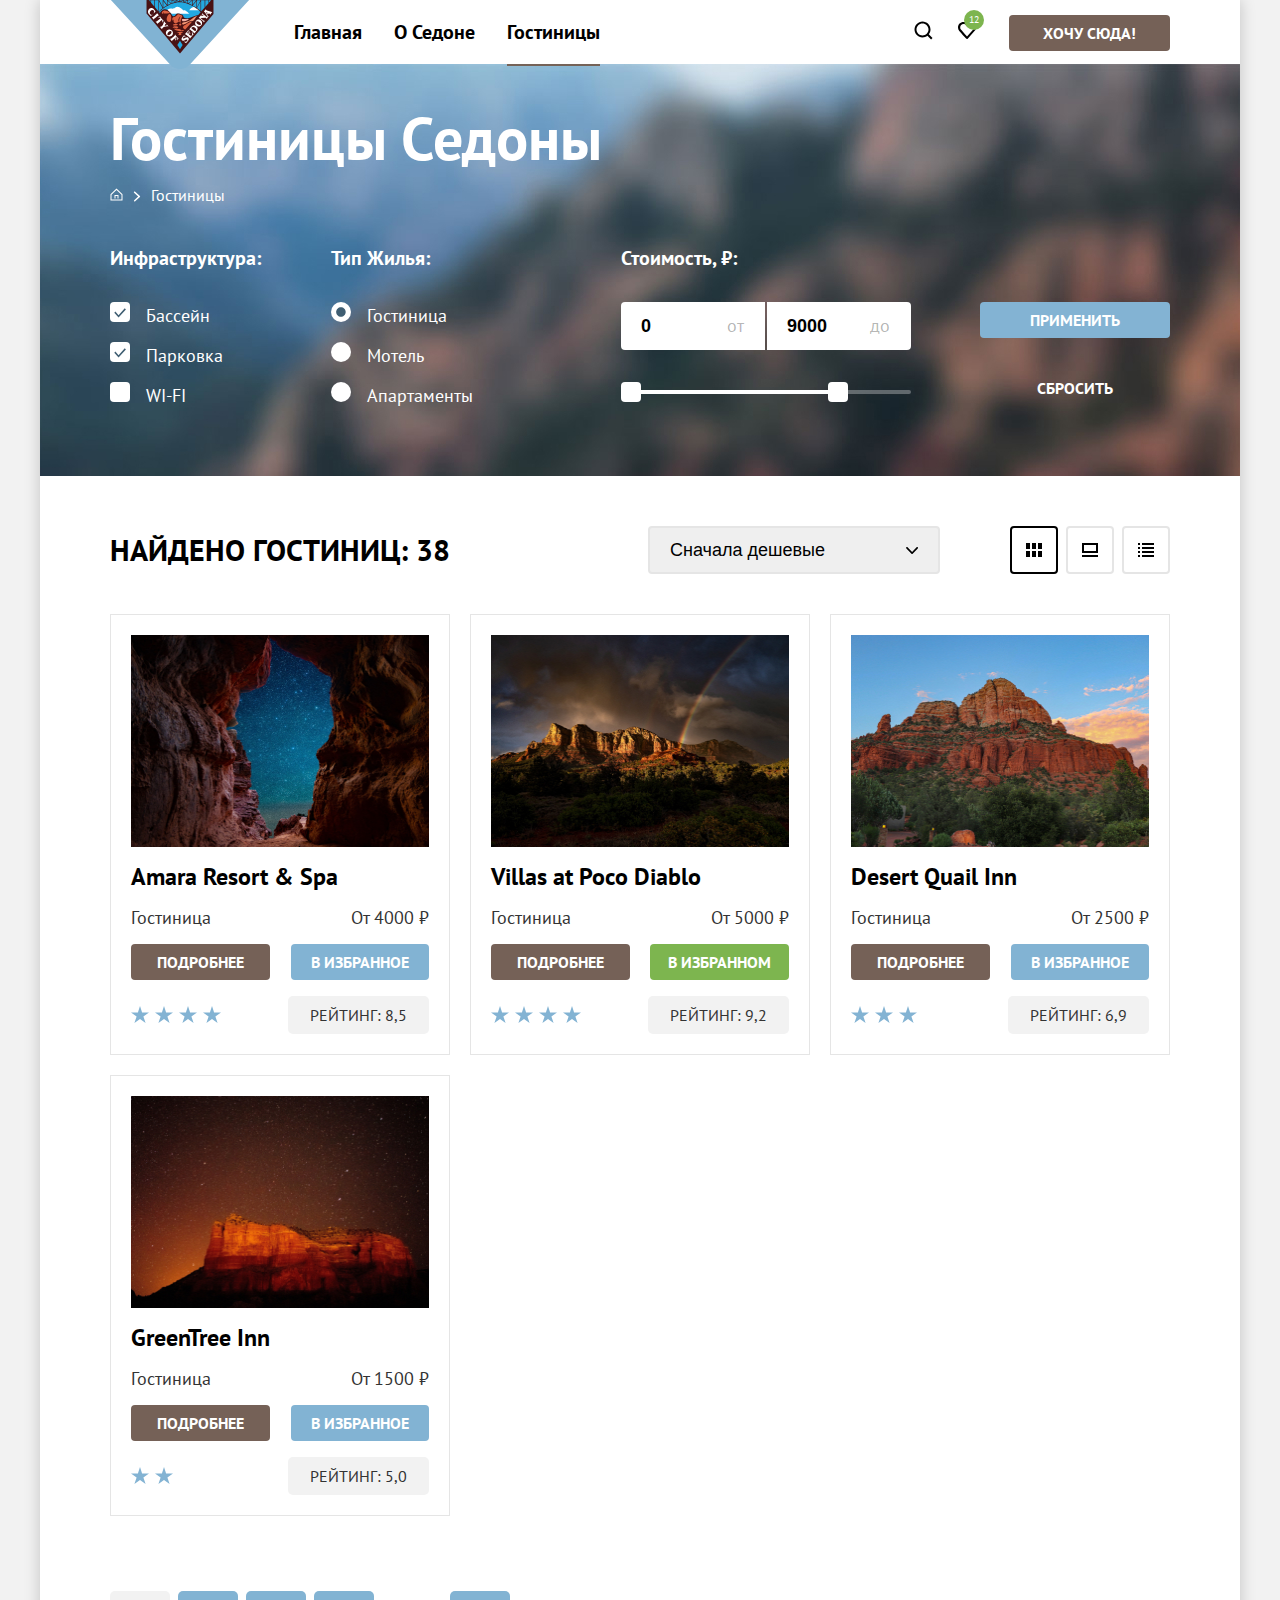
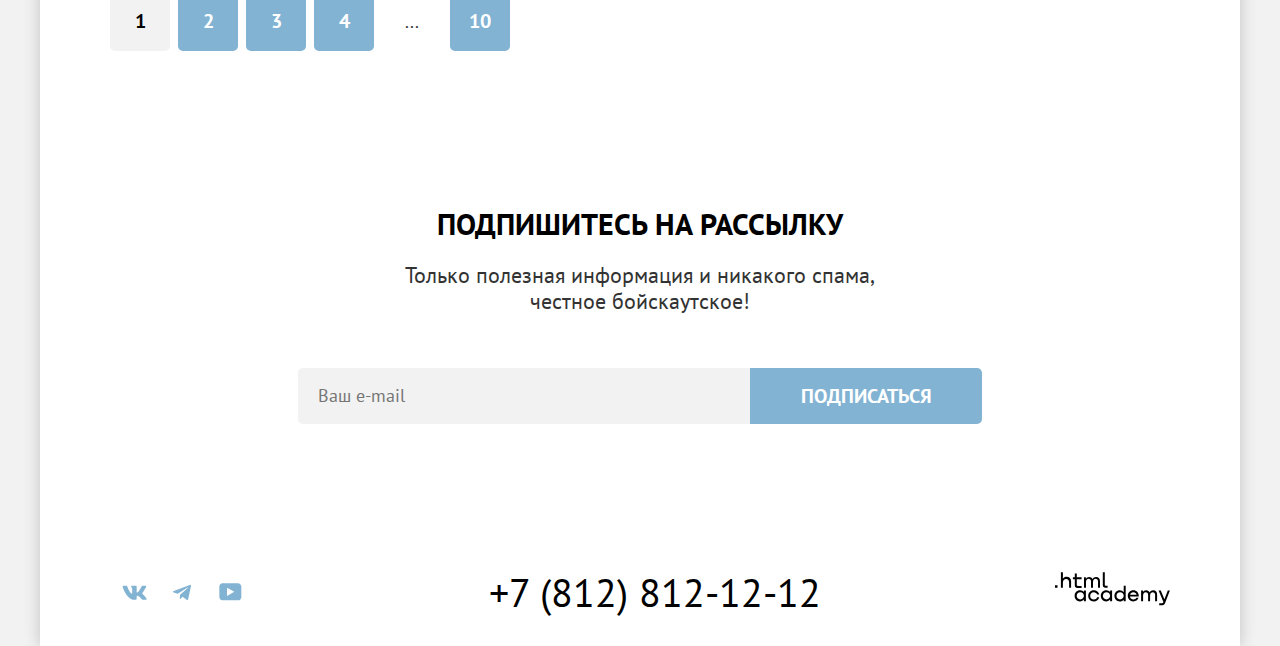
<file: catalog.html>
<!DOCTYPE html>
<html lang="ru">
  <head>
    <meta charset="utf-8">
    <link rel="stylesheet" href="styles/styles.css">
    <link rel="icon" type="image/png" href="images/favicon.png">
    <title>Седона. Городок в Аризоне</title>
  </head>
  <body>
    <div class="container">
      <header class="page-header" data-test="header">
        <h1 class="visually-hidden">Добро пожаловать в Седону</h1>
        <nav class="navigation">
          <a href="index.html" class="navigation-logo link">
            <img class="logo" src="images/logo.svg" width ="140" height="70" alt="Логотип Седоны">
          </a>
          <ul class="navigation-list list-none">
            <li class="navigation-item">
              <a class="navigation-link link" href="index.html">Главная</a>
            </li>
            <li class="navigation-item">
              <a class="navigation-link link" href="#">О Седоне</a>
            </li>
            <li class="navigation-item">
              <a class="navigation-link navigation-link-active link" href="catalog.html">Гостиницы</a>
            </li>
          </ul>
          <ul class="navigation-user list-none">
            <li class="navigation-user-item">
              <a class="navigation-user-link link" href="#">
                <span class="visually-hidden">Поиск</span>
                <svg class="navigation-icon" aria-label="true" focusable="false" xmlns="http://www.w3.org/2000/svg" width="20" height="20" fill="none" viewBox="0 0 20 20">
                  <path d="m19.5 18.008-3.7-3.68c1-1.292 1.7-2.983 1.7-4.872 0-4.376-3.6-7.956-8-7.956s-8 3.68-8 8.055c0 4.376 3.6 7.956 8 7.956 1.8 0 3.5-.597 4.9-1.69l3.7 3.679 1.4-1.492Zm-10-2.486c-3.3 0-6-2.685-6-5.967 0-3.282 2.7-5.967 6-5.967s6 2.685 6 5.967c0 3.282-2.7 5.967-6 5.967Z"/>
                </svg>
              </a>
            </li>
            <li class="navigation-user-item">
              <a class="navigation-user-link navigation-user-like  link" href="#">
                <span class="visually-hidden">Поставить лайк</span>
                <svg class="navigation-icon" aria-label="true" focusable="false" xmlns="http://www.w3.org/2000/svg" width="20" height="20" fill="none" viewBox="0 0 20 20">
                  <path d="M9.9 19c-.3 0-.6-.1-.8-.4-5.4-6.1-6.7-7.5-7-7.9C1.4 9.8 1 8.6 1 7.4 1 4.4 3.4 2 6.5 2 7.8 2 9 2.5 10 3.3c1-.8 2.3-1.3 3.5-1.3 3 0 5.5 2.4 5.5 5.4 0 1.3-.5 2.5-1.3 3.4l-7 7.9c-.2.2-.4.3-.8.3Zm-6-9.5c.3.4 3.5 4 6.1 6.9l6.2-7c.5-.5.7-1.2.7-2 0-1.8-1.5-3.3-3.3-3.3-1 0-2 .5-2.7 1.3-.3.3-.6.4-.9.4-.3 0-.6-.2-.8-.4-.7-.8-1.7-1.3-2.7-1.3-1.8 0-3.3 1.5-3.3 3.3-.1.9.3 1.6.7 2.1-.1 0-.1 0 0 0Z"/>
                </svg>
                <span class="like">12</span>
              </a>
            </li>
            <li class="navigation-user-item">
              <a class="button navigation-button link" href="#">Хочу сюда!</a>
            </li>
          </ul>
        </nav>
      </header>

      <main class="main-inner" data-test="main">
        <section class="filter" data-test=" filter">
          <h2 class="filter-main-title">Гостиницы Седоны</h2>
          <ol class="breadcrumbs-list list-none">
            <li class="breadcrumbs-item breadcrumbs-item-icon">
              <a class="breadcrumbs-link" href="index.html">
                <span class="visually-hidden">Главная</span>
                <svg xmlns="http://www.w3.org/2000/svg" width="13" height="15" fill="none" viewBox="0 0 13 15">
                  <path fill="#fff" d="m6.5.5-6 5.8v6.2h12V6.3L6.5.5Zm5 11h-10V6.7l5-4.8 5 4.8v4.8Z"/><path fill="#fff" d="M4.5 10.5h1V8h2v2.5h1V7h-4v3.5Z"/>
                </svg>
              </a>
            </li>
            <li class="breadcrumbs-item">
              <a class="breadcrumbs-link">Гостиницы</a>
            </li>
          </ol>
          <h2 class="visually-hidden">Список гостиниц с фильтрами</h2>
          <form class="hotel-filter" action="https://echo.htmlacademy.ru/" method="get">
            <div class="hotel-filter-left">
              <fieldset class="hotel-filter-group">
                <legend class="hotel-filter-title filter-title">Инфраструктура:</legend>
                <ul class="hotel-filter-list list-none">
                  <li class="hotel-filter-item">
                    <label class="control">
                      <input class="control-input" type="checkbox" name="pool"  checked><span class="control-label">Бассейн</span>
                    </label>
                  </li>
                  <li class="hotel-filter-item">
                    <label class="control">
                      <input class="control-input" type="checkbox" name="parking" checked><span class="control-label">Парковка</span>
                    </label>
                  </li>
                  <li class="hotel-filter-item">
                    <label class="control">
                      <input class="control-input" type="checkbox" name="wi-fi"><span class="control-label">WI-FI</span>
                    </label>
                  </li>
                </ul>
              </fieldset>

              <fieldset class="hotel-filter-group">
                <legend class="hotel-filter-title filter-title">Тип Жилья:</legend>
                <ul class="hotel-filter-list list-none">
                  <li class="hotel-filter-item">
                    <label class="control">
                      <input class="control-input" type="radio" name="product-group" value="hotel" checked><span class="control-label">Гостиница</span>
                    </label>
                  </li>
                  <li class="hotel-filter-item">
                    <label class="control">
                      <input class="control-input" type="radio" name="product-group" value="motel"><span class="control-label">Мотель</span>
                    </label>
                  </li>
                  <li class="hotel-filter-item">
                    <label class="control">
                      <input class="control-input" type="radio" name="product-group" value="apartments"><span class="control-label">Апартаменты</span>
                    </label>
                  </li>
                </ul>
              </fieldset>
            </div>

            <div class="catalog-price">
              <fieldset class="catalog-price-group">
                <legend class="catalog-price-title filter-title">Стоимость, ₽:</legend>
                <div class="range">

                  <div class="range-wrapper-inputs">
                    <label class="catalog-filter-label">
                      <input class="range-input range-input-min" type="number" value="0" name="min-price">
                      <span class="catalog-filter-label-text">от</span>
                    </label>
                    <label class="catalog-filter-label">
                      <input class="range-input range-input-max" type="number" value="9000" name="max-price">
                      <span class="catalog-filter-label-text">до</span>
                    </label>
                  </div>

                  <div class="range-scale">
                    <div class="range-bar" style="left: 10px; width: 207px">
                      <button class="range-toggle toggle-min" type="button">
                        <span class="visually-hidden">Изменить минимальную цену.</span>
                      </button>
                      <button class="range-toggle toggle-max" type="button">
                        <span class="visually-hidden">Изменить максимальную цену.</span>
                      </button>
                    </div>
                  </div>

                </div>
              </fieldset>
              <div class="catalog-price-buttons">
                <button class="button catalog-buttons" type="submit">Применить</button>
                <button class="button catalog-price-reset" type="reset">Сбросить</button>
              </div>
            </div>
          </form>
        </section>

        <section class="catalog" data-test="catalog">
          <div class="catalog-header">
            <h2 class="title catalog-title">Найдено гостиниц: 38</h2>
            <div class="catalog-sortings">
              <select class="select-control" aria-label="Сортировка">
                <option value="cheap">Сначала дешевые</option>
                <option value="popular">Сначала популярные</option>
                <option value="expensive">Сначала дорогие</option>
              </select>
              <div class="catalog-sorting">
                <a href="#" class="catalog-header-sorting button-light">
                  <span class="visually-hidden">Отобразить плиткой</span>
                  <svg xmlns="http://www.w3.org/2000/svg" width="16" height="14" fill="none" viewBox="0 0 16 14">
                    <g fill="#000" clip-path="url(#a)">
                    <path d="M4 0H0v6h4V0ZM16 0h-4v6h4V0ZM10 0H6v6h4V0ZM4 8H0v6h4V8ZM16 8h-4v6h4V8ZM10 8H6v6h4V8Z"/></g><defs><clipPath id="a"><path fill="#fff" d="M0 0h16v14H0z"/></clipPath></defs>
                  </svg>
                </a>
                <a class="catalog-header-sorting" href="#">
                  <span class="visually-hidden">Отобразить слайдером </span>
                  <svg xmlns="http://www.w3.org/2000/svg" width="16" height="14" fill="none" viewBox="0 0 16 14">
                    <g fill="#000" clip-path="url(#a)">
                    <path d="M16 12H0v2h16v-2ZM14 2v6H2V2h12Zm2-2H0v10h16V0Z"/></g><defs><clipPath><path fill="#fff" d="M0 0h16v14H0z"/></clipPath></defs>
                  </svg>
                </a>
                <a class="catalog-header-sorting" href="#">
                  <span class="visually-hidden">Отобразить списком</span>
                  <svg xmlns="http://www.w3.org/2000/svg" width="16" height="14" fill="none" viewBox="0 0 16 14">
                    <g fill="#000" clip-path="url(#a)">
                    <path d="M2 0H0v2h2V0ZM16 0H4v2h12V0ZM2 4H0v2h2V4ZM16 4H4v2h12V4ZM2 8H0v2h2V8ZM16 8H4v2h12V8ZM2 12H0v2h2v-2ZM16 12H4v2h12v-2Z"/></g><defs><clipPath><path fill="#fff" d="M0 0h16v14H0z"/></clipPath></defs>
                  </svg>
                </a>
              </div>
            </div>
          </div>

          <ul class="hotel-list list-none">
            <li class="hotel-card">
              <a class="hotel-card-link link" href="#">
                <img src="images/hotel-1.jpg" width="300" height="212" alt="Вид из отеля Amara Resort & Spa.">
              </a>
              <a class="hotel-title-link link" href="#">
                <h3>Amara Resort & Spa</h3>
              </a>
              <div class="description-container">
                <p class="hotel-card-description">Гостиница</p>
                <p class="hotel-card-price">От 4000 ₽</p>
              </div>
              <div class="hotel-card-buttons">
                <a class="button hotel-card-detail link" href="#">Подробнее</a>
                <button class="button catalog-card-button" type="button">В избранное</button>
              </div>
              <div class="hotel-card-rating">
                <span></span>
                <p>Рейтинг: <span>8,5</span></p>
              </div>
            </li>
            <li class="hotel-card">
              <a class="hotel-card-link link" href="#">
                <img src="images/hotel-2.jpg" width="300" height="212" alt="Радуга над горным хребтом.">
              </a>
              <a class="hotel-title-link link" href="#">
                <h3>Villas at Poco Diablo</h3>
              </a>
              <div class="description-container">
                <p class="hotel-card-description">Гостиница</p>
                <p class="hotel-card-price">От 5000 ₽</p>
              </div>
              <div class="hotel-card-buttons">
                <a class="button hotel-card-detail link" href="#">Подробнее</a>
                <button class="button catalog-card-button button-active" type="button">В избранном</button>
              </div>
              <div class="hotel-card-rating">
                <span></span>
                <p>Рейтинг: <span>9,2</span></p>
              </div>
            </li>
            <li class="hotel-card">
              <a class="hotel-card-link link" href="#">
                <img src="images/hotel-3.jpg" width="300" height="212" alt="Вид из отеля Desert Quail Inn.">
              </a>
              <a class="hotel-title-link link" href="#">
                <h3>Desert Quail Inn</h3>
              </a>
              <div class="description-container">
                <p class="hotel-card-description">Гостиница</p>
                <p class="hotel-card-price">От 2500 ₽</p>
              </div>
              <div class="hotel-card-buttons">
                <a class="button hotel-card-detail link" href="#">Подробнее</a>
                <button class="button catalog-card-button" type="button">В избранное</button>
              </div>
              <div class="hotel-card-rating hotel-three-stars">
                <span></span>
                <p>Рейтинг: <span>6,9</span></p>
              </div>
            </li>
            <li class="hotel-card">
              <a class="hotel-card-link link" href="#">
                <img src="images/hotel-4.jpg" width="300" height="212" alt="Вид из отеля GreenTree Inn.">
              </a>
              <a class="hotel-title-link link" href="#">
                <h3>GreenTree Inn</h3>
              </a>
              <div class="description-container">
                <p class="hotel-card-description">Гостиница</p>
                <p class="hotel-card-price">От 1500 ₽</p>
              </div>
              <div class="hotel-card-buttons">
                <a class="button hotel-card-detail link" href="#">Подробнее</a>
                <button class="button catalog-card-button" type="button">В избранное</button>
              </div>
              <div class="hotel-card-rating hotel-two-stars">
                <span></span>
                <p>Рейтинг: <span>5,0</span></p>
              </div>
            </li>
          </ul>

          <ul class="pagination list-none">
            <li class="pagination-item">
              <a class="pagination-link pagination-current link">1</a>
            </li>
            <li class="pagination-item">
              <a class="pagination-link link" href="#">2</a>
            </li>
            <li class="pagination-item">
              <a class="pagination-link link" href="#">3</a>
            </li>
            <li class="pagination-item">
              <a class="pagination-link link" href="#">4</a>
            </li>
            <li class="pagination-item-points">...
            </li>
            <li class="pagination-item">
              <a class="pagination-link link" href="#">10</a>
            </li>
          </ul>
        </section>

        <article class="subscribe-catalog" data-test="subscribe">
          <h3 class="title subscribe-catalog-title">Подпишитесь на рассылку</h3>
          <p class="subtitle subscribe-catalog-subtitle">Только полезная информация и никакого спама,<br>честное бойскаутское!</p>
          <form class="subscribe-form" action="https=//echo.htmlacademy.ru" method="post">
            <input class="subscribe-field" placeholder="Ваш e-mail" type="email" name="subscribe-email" id="subscribe-email" required>
            <button class="button subscribe-button" type="submit">Подписаться</button>
          </form>
        </article>
      </main>

      <footer class="page-footer" data-test="footer">
        <h2 class="visually-hidden">Социальные сети и контакты</h2>
        <ul class="social-list list-none">
          <li class="social-item">
            <a class="social-link link" href="https://vk.com/htmlacademy">
              <span class="visually-hidden">Vkontakte</span>
              <svg xmlns="http://www.w3.org/2000/svg" width="25" height="15" fill="none" viewBox="0 0 25 15">
                <path fill-rule="evenodd" d="M24.116 1.804c.166-.546 0-.948-.795-.948h-2.625c-.668 0-.976.347-1.143.73 0 0-1.335 3.196-3.226 5.272-.612.602-.89.793-1.224.793-.167 0-.418-.19-.418-.738V1.804c0-.656-.184-.948-.74-.948H9.817c-.417 0-.668.304-.668.593 0 .621.946.765 1.043 2.513V7.76c0 .833-.153.984-.487.984-.89 0-3.055-3.21-4.34-6.885-.249-.715-.5-1.003-1.172-1.003H1.566c-.75 0-.9.347-.9.73 0 .682.89 4.07 4.145 8.551 2.17 3.06 5.225 4.72 8.008 4.72 1.67 0 1.875-.369 1.875-1.004V11.54c0-.737.158-.884.687-.884.39 0 1.057.192 2.615 1.667 1.78 1.75 2.073 2.533 3.075 2.533h2.625c.75 0 1.126-.368.91-1.096-.238-.724-1.088-1.775-2.215-3.022-.612-.71-1.53-1.475-1.809-1.858-.389-.49-.278-.71 0-1.147 0 0 3.2-4.426 3.533-5.929h.001Z" clip-rule="evenodd"/>
              </svg>
            </a>
          </li>
          <li class="social-item">
            <a class="social-link link" href="https://t.me/htmlacademy">
              <span class="visually-hidden">Telegram</span>
              <svg xmlns="http://www.w3.org/2000/svg" width="18" height="16" viewBox="0 0 18 16">
                <path d="M16.785.956.84 7.104C-.248 7.541-.24 8.148.64 8.42l4.094 1.277 9.472-5.976c.448-.272.857-.126.52.173l-7.673 6.925H7.05l.002.001-.283 4.22c.414 0 .597-.19.829-.414l1.988-1.934 4.136 3.055c.762.42 1.31.205 1.5-.706l2.715-12.795c.278-1.114-.425-1.618-1.153-1.29Z"/>
              </svg>
            </a>
          </li>
          <li class="social-item">
            <a class="social-link link" href="https://www.youtube.com/user/htmlacademyrutml">
              <span class="visually-hidden">Youtube</span>
              <svg xmlns="http://www.w3.org/2000/svg" width="23" height="18" viewBox="0 0 23 18">
                <path d="M18.94.356H3.507C1.647.356.333 1.95.333 3.756V13.85c0 1.913 1.314 3.506 3.174 3.506H19.16c1.642 0 3.174-1.593 3.174-3.4v-10.2c-.219-1.806-1.532-3.4-3.393-3.4ZM7.995 12.894V4.819l7.333 4.037-7.333 4.038Z"/>
              </svg>
            </a>
          </li>
        </ul>
        <address class="contact">
          <a class="link" href="tel:+78128121212">+7 (812) 812-12-12</a>
        </address>
        <a class="htmlacademy-link" href="https://htmlacademy.ru/">
          <span class="visually-hidden">HTML Academy</span>
          <svg class="logo-htmlacademy" xmlns="http://www.w3.org/2000/svg" width="115" height="34" viewBox="0 0 115 34">
            <path d="M0 13.256v2.6h2.5v-2.6H0ZM11.6 4.856c-1.6 0-2.8.7-3.6 1.7h-.1v-6.2h-2v15.5h2v-5.3c0-2.1 1.3-3.6 3.3-3.6 1.8 0 2.9 1.4 2.9 3.2v5.7h2v-6.1c.1-3-1.8-4.9-4.5-4.9ZM26.6 5.156h-4.8v-3.7h-2v3.8h-1.9v2h1.9v6c0 1.7 1 2.7 2.7 2.7h4.1v-2h-3.7c-.7 0-1.1-.4-1.1-1.1v-5.7h4.8v-2ZM41.1 4.956c-1.6 0-2.9.8-3.5 2.1h-.1c-.6-1.2-1.8-2.1-3.4-2.1-1.4 0-2.5.8-3.1 1.8h-.1v-1.6H29v10.6h2v-5.4c0-2 1-3.5 2.6-3.5 1.5 0 2.4 1 2.4 2.6v6.3h2v-5.6c0-2.4 1.4-3.3 2.6-3.3 1.5 0 2.4 1 2.4 2.6v6.3h2v-6.5c.1-2.5-1.4-4.3-3.9-4.3ZM47.8 13.056c0 1.7 1 2.7 2.8 2.7h2v-2h-1.7c-.7 0-1.1-.4-1.1-1.1V.356h-2v12.7ZM28.9 20.056c-.9-1.1-2.2-1.8-3.9-1.8-3.1 0-5.4 2.3-5.4 5.6s2.3 5.6 5.4 5.6c1.8 0 3-.8 3.8-1.9h.1v1.6h2v-10.6h-2v1.5Zm-3.6 7.4c-2.2 0-3.6-1.6-3.6-3.6s1.4-3.6 3.6-3.6 3.6 1.6 3.6 3.6c0 1.9-1.4 3.6-3.6 3.6ZM44.2 22.356c-.5-2.4-2.6-4.1-5.4-4.1-3.4 0-5.6 2.5-5.6 5.6 0 3.1 2.2 5.6 5.6 5.6 2.8 0 4.9-1.8 5.4-4.2h-2.1c-.4 1.3-1.7 2.3-3.3 2.3-2.2 0-3.6-1.6-3.6-3.6s1.4-3.6 3.6-3.6c1.6 0 2.8 1 3.3 2.2h2.1v-.2ZM55.1 20.056c-.9-1.1-2.2-1.8-3.9-1.8-3.1 0-5.4 2.3-5.4 5.6s2.3 5.6 5.4 5.6c1.8 0 3-.8 3.8-1.9h.1v1.6h2v-10.6h-2v1.5Zm-3.6 7.4c-2.2 0-3.6-1.6-3.6-3.6s1.4-3.6 3.6-3.6 3.6 1.6 3.6 3.6c0 1.9-1.5 3.6-3.6 3.6ZM68.7 20.156c-.9-1.1-2.2-1.9-3.9-1.9-3.1 0-5.4 2.3-5.4 5.6s2.2 5.6 5.4 5.6c1.7 0 3-.8 3.8-1.8h.1v1.5h2v-15.4h-2v6.4Zm-3.6 7.3c-2.2 0-3.6-1.6-3.6-3.6s1.4-3.6 3.6-3.6 3.6 1.6 3.6 3.6c-.1 2-1.5 3.6-3.6 3.6ZM78.3 18.256c-3.3 0-5.5 2.5-5.5 5.6 0 3 2.1 5.6 5.5 5.6 2.5 0 4.5-1.3 5.2-3.6h-2.1c-.5 1-1.6 1.6-3 1.6-1.9 0-3.3-1.3-3.4-2.9h8.8c.2-3.6-2-6.3-5.5-6.3Zm0 1.9c1.7 0 3 1 3.3 2.6h-6.5c.3-1.5 1.5-2.6 3.2-2.6ZM98.2 18.256c-1.6 0-2.9.8-3.6 2h-.1c-.6-1.2-1.8-2-3.4-2-1.4 0-2.5.7-3.1 1.8v-1.5h-1.9v10.6h2v-5.4c0-2 1-3.4 2.6-3.5 1.5 0 2.4 1 2.4 2.6v6.3h2v-5.6c0-2.4 1.4-3.3 2.6-3.3 1.5 0 2.4 1 2.4 2.6v6.3h2v-6.5c.1-2.6-1.4-4.4-3.9-4.4ZM109.4 27.356l-3.6-8.9h-2.2l4.8 11.6c-.3.9-.7 1.2-1.7 1.2h-2.5v2h2.5c1.8 0 2.8-.8 3.5-2.6l4.7-12.2h-2.1l-3.4 8.9Z"/><defs><clipPath><path d="M0 .356h115v33H0z"/></clipPath></defs>
          </svg>
        </a>
      </footer>
    </div>
  </body>
</html>
</file>
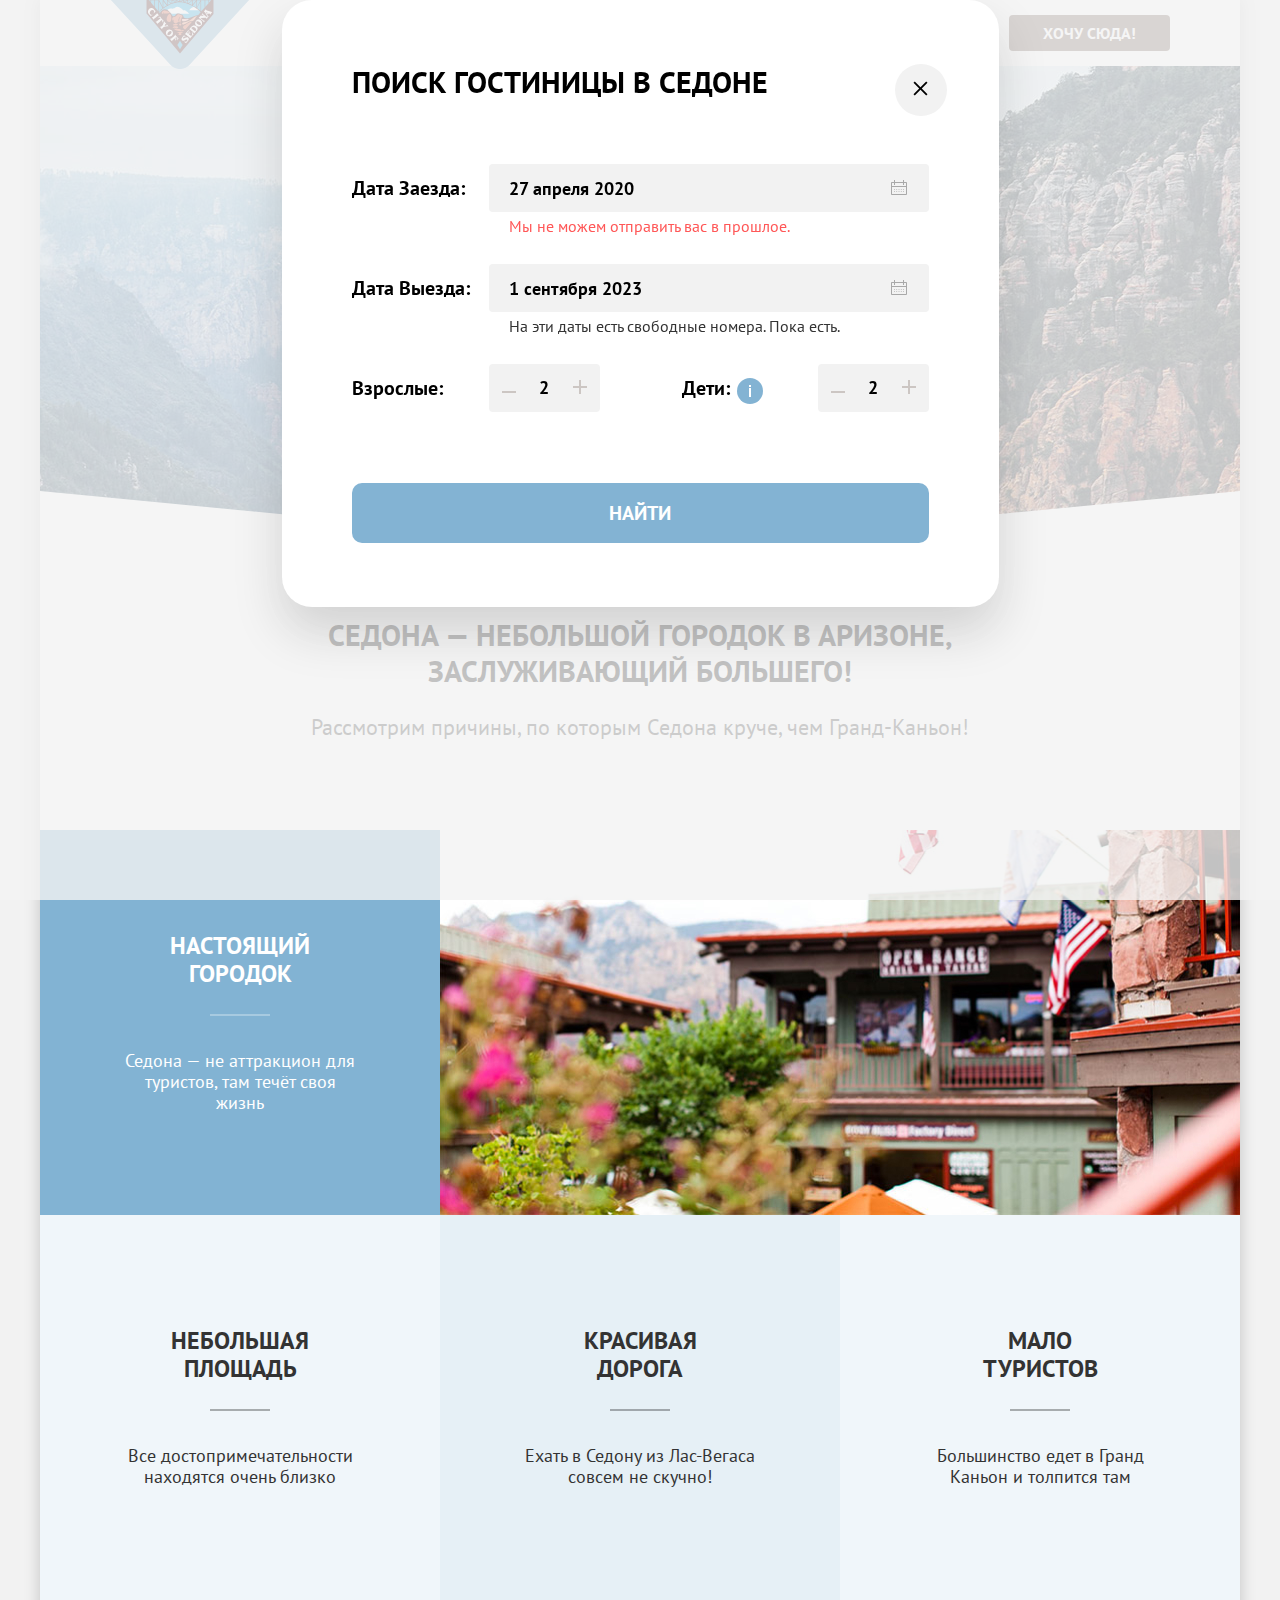
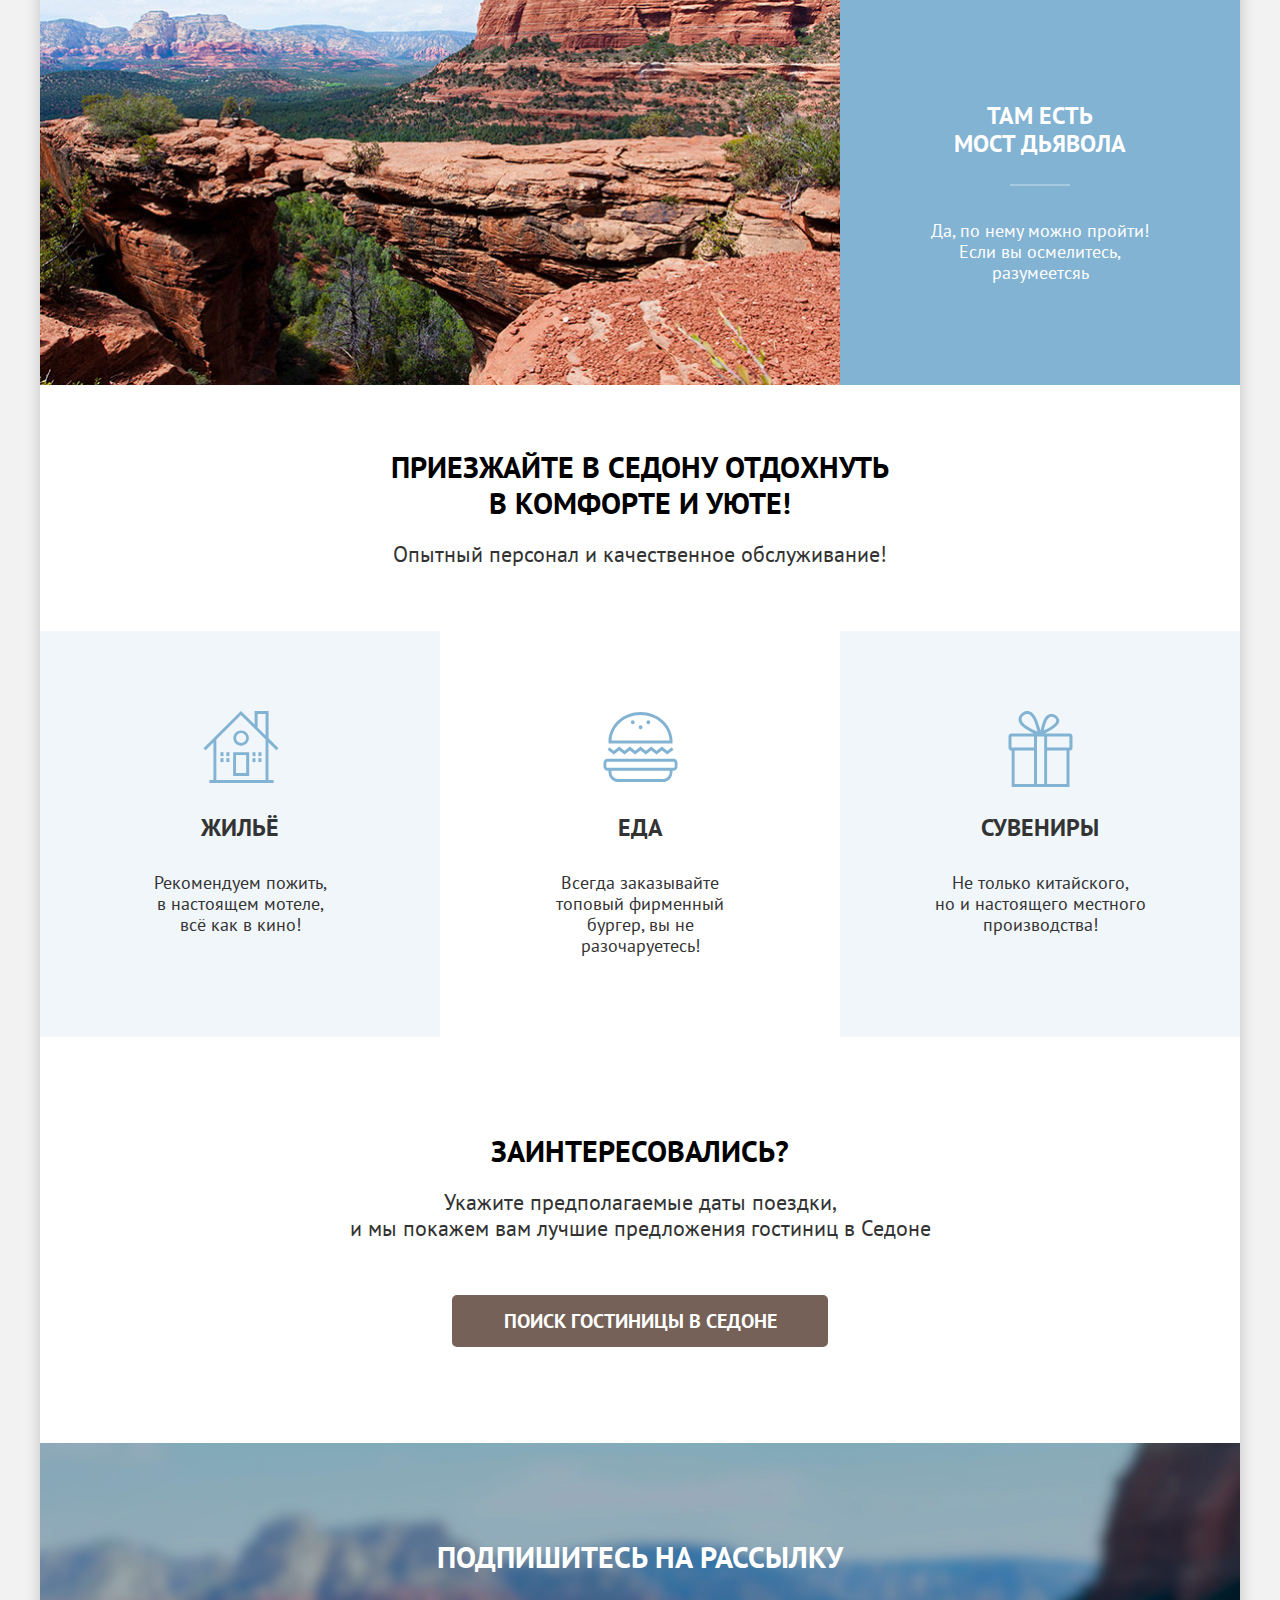
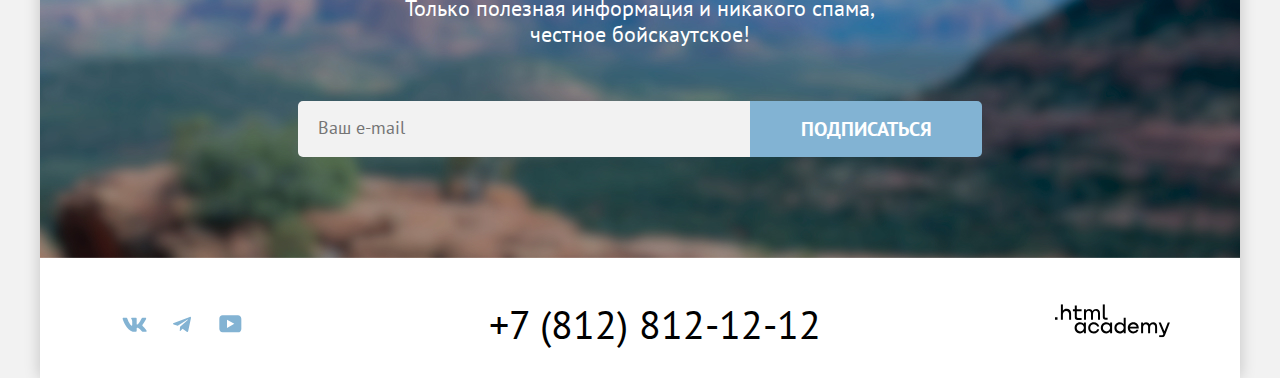
<file: modal.html>
<!DOCTYPE html>
<html lang="ru">
  <head>
    <meta charset="utf-8">
    <link rel="stylesheet" href="styles/styles.css">
    <link rel="icon" type="image/png" href="images/favicon.png">
    <title>Седона. Городок в Аризоне</title>
  </head>
  <body>
    <div class="container">
      <header class="page-header" data-test="header">
        <nav class="navigation">
          <a href="#" class="navigation-logo link">
            <img class="logo" src="images/logo.svg" width ="140" height="70" alt="Логотип Седоны.">
          </a>
          <ul class="navigation-list list-none">
            <li class="navigation-item">
              <a class="navigation-link navigation-link-active link" href="#">Главная</a>
            </li>
            <li class="navigation-item">
              <a class="navigation-link link" href="#">О Седоне</a>
            </li>
            <li class="navigation-item">
              <a class="navigation-link link" href="catalog.html">Гостиницы</a>
            </li>
          </ul>

          <ul class="navigation-user list-none">
            <li class="navigation-user-item">
              <a class="navigation-user-link navigation-user-link-modal link" href="#">
                <span class="visually-hidden">Поиск</span>
                <svg class="navigation-icon" aria-label="true" focusable="false" xmlns="http://www.w3.org/2000/svg" width="20" height="20" fill="none" viewBox="0 0 20 20">
                  <path d="m19.5 18.008-3.7-3.68c1-1.292 1.7-2.983 1.7-4.872 0-4.376-3.6-7.956-8-7.956s-8 3.68-8 8.055c0 4.376 3.6 7.956 8 7.956 1.8 0 3.5-.597 4.9-1.69l3.7 3.679 1.4-1.492Zm-10-2.486c-3.3 0-6-2.685-6-5.967 0-3.282 2.7-5.967 6-5.967s6 2.685 6 5.967c0 3.282-2.7 5.967-6 5.967Z"/>
                </svg>
              </a>
            </li>
            <li class="navigation-user-item">
              <a class="navigation-user-link navigation-user-like link" href="#">
                <span class="visually-hidden">Поставить лайк</span>
                <svg class="navigation-icon" aria-label="true" focusable="false" xmlns="http://www.w3.org/2000/svg" width="20" height="20" fill="none" viewBox="0 0 20 20">
                  <path d="M9.9 19c-.3 0-.6-.1-.8-.4-5.4-6.1-6.7-7.5-7-7.9C1.4 9.8 1 8.6 1 7.4 1 4.4 3.4 2 6.5 2 7.8 2 9 2.5 10 3.3c1-.8 2.3-1.3 3.5-1.3 3 0 5.5 2.4 5.5 5.4 0 1.3-.5 2.5-1.3 3.4l-7 7.9c-.2.2-.4.3-.8.3Zm-6-9.5c.3.4 3.5 4 6.1 6.9l6.2-7c.5-.5.7-1.2.7-2 0-1.8-1.5-3.3-3.3-3.3-1 0-2 .5-2.7 1.3-.3.3-.6.4-.9.4-.3 0-.6-.2-.8-.4-.7-.8-1.7-1.3-2.7-1.3-1.8 0-3.3 1.5-3.3 3.3-.1.9.3 1.6.7 2.1-.1 0-.1 0 0 0Z"/>
                </svg>
                <span class="like">12</span>
              </a>
            </li>
            <li class="navigation-user-item">
              <a class="button navigation-button link" href="#">Хочу сюда!</a>
            </li>
          </ul>
        </nav>
      </header>

      <main class="main-page" data-test="main">
        <section class="main-hero" data-test="hero">
          <h1 class="visually-hidden page-title">Добро пожаловать в Седону.</h1>
          <figure class="hero-welcome">
            <img src="images/welcome.svg" width="458" height="352" alt="Добро пожаловать в Седону.">
          </figure>
        </section>

        <section class="advantages" data-test="advantages">
          <div class="advantages-block-title">
            <h2 class="title advantages-page-title">Седона — небольшой городок в Аризоне,<br>заслуживающий большего!</h2>
            <p class="subtitle advantages-page-subtitle">Рассмотрим причины, по которым Седона круче, чем Гранд-Каньон!</p>
          </div>
          <ul class="advantages-list list-none">
            <li class="advantages-item-object">
              <div class="advantages-block">
                <h3 class="advantages-title">Настоящий городок</h3>
                <p class="advantages-description">Седона — не аттракцион для туристов, там течёт своя жизнь</p>
              </div>
              <figure class="advantages-img">
                <img src="images/sedona-street.jpg" width="800" height="385" alt="Улица Седона на фоне гор.">
              </figure>
            </li>
            <li class="advantages-item advantages-item-second-1">
              <h3 class="advantages-title advantages-title-second">Небольшая площадь</h3>
              <p class="advantages-description">Все достопримечательности находятся очень близко</p>
            </li>
            <li class="advantages-item advantages-item-second-2">
              <h3 class="advantages-title advantages-title-second">Красивая дорога</h3>
              <p class="advantages-description">Ехать в Седону из Лас-Вегаса совсем не скучно!</p>
            </li>
            <li class="advantages-item advantages-item-second-1 ">
              <h3 class="advantages-title advantages-title-second">Мало туристов</h3>
              <p class="advantages-description">Большинство едет в Гранд Каньон и толпится там</p>
            </li>
            <li class="advantages-item-object advantages-item-object-reverse">
              <div class="advantages-block">
                <h3 class="advantages-title">Там есть мост&nbsp;дьявола</h3>
                <p class="advantages-description">Да, по нему можно пройти! Если вы осмелитесь, разумеетсяь</p>
              </div>
              <figure class="advantages-img">
                <img src="images/devils-bridge.jpg" width="800" height="385" alt="Мост дьявола в каньоне.">
              </figure>
            </li>
          </ul>
        </section>

        <section class="recommendations">
          <h2 class="title recommendations-page-title">Приезжайте в Седону отдохнуть в комфорте и уюте!</h2>
          <p class="subtitle recommendations-page-subtitle">Опытный персонал и качественное обслуживание!</p>
          <ul class="recommendations-list list-none">
            <li class="recommendations-item recommendations-item-housing item-second-1">
              <h3 class="recommendations-title">Жильё</h3>
              <p class="recommendations-description">Рекомендуем пожить, в&nbsp;настоящем мотеле,<br>всё как в кино!</p>
            </li>
            <li class="recommendations-item recommendations-item-food">
              <h3 class="recommendations-title">Еда</h3>
              <p class="recommendations-description">Всегда заказывайте топовый&nbsp;фирменный бургер, вы не разочаруетесь!</p>
            </li>
            <li class="recommendations-item recommendations-item-souvenir item-second-1">
              <h3 class="recommendations-title">Сувениры</h3>
              <p class="recommendations-description">Не только китайского,<br>но и настоящего местного производства!</p>
            </li>
          </ul>
        </section>

        <section class="search"  data-test="search">
          <h2 class="title search-title">Заинтересовались?</h2>
          <p class="subtitle search-subtitle">Укажите предполагаемые даты поездки,<br>и мы покажем вам лучшие предложения гостиниц в Седоне</p>
          <a class="search-link link" href="#">Поиск гостиницы в Седоне</a>
        </section>

        <article class="subscribe" data-test="subscribe">
          <h2 class="title subscribe-title">Подпишитесь на рассылку</h2>
          <p class="subtitle subscribe-subtitle">Только полезная информация и никакого спама,<br>честное бойскаутское!</p>
          <form class="subscribe-form" action="https=//echo.htmlacademy.ru" method="post">
            <input class="field" placeholder="Ваш e-mail" type="email" name="subscribe-email" id="subscribe-email" required>
            <button class="button subscribe-button" type="submit">Подписаться</button>
          </form>
        </article>
      </main>

      <footer class="page-footer" data-test="footer">
        <h2 class="visually-hidden">Социальные сети и контакты</h2>
        <ul class="social-list list-none">
          <li class="social-item">
            <a class="social-link link" href="https://vk.com/htmlacademy">
              <span class="visually-hidden">Vkontakte</span>
              <svg xmlns="http://www.w3.org/2000/svg" width="25" height="15" viewBox="0 0 25 15">
                <path fill-rule="evenodd" d="M24.116 1.804c.166-.546 0-.948-.795-.948h-2.625c-.668 0-.976.347-1.143.73 0 0-1.335 3.196-3.226 5.272-.612.602-.89.793-1.224.793-.167 0-.418-.19-.418-.738V1.804c0-.656-.184-.948-.74-.948H9.817c-.417 0-.668.304-.668.593 0 .621.946.765 1.043 2.513V7.76c0 .833-.153.984-.487.984-.89 0-3.055-3.21-4.34-6.885-.249-.715-.5-1.003-1.172-1.003H1.566c-.75 0-.9.347-.9.73 0 .682.89 4.07 4.145 8.551 2.17 3.06 5.225 4.72 8.008 4.72 1.67 0 1.875-.369 1.875-1.004V11.54c0-.737.158-.884.687-.884.39 0 1.057.192 2.615 1.667 1.78 1.75 2.073 2.533 3.075 2.533h2.625c.75 0 1.126-.368.91-1.096-.238-.724-1.088-1.775-2.215-3.022-.612-.71-1.53-1.475-1.809-1.858-.389-.49-.278-.71 0-1.147 0 0 3.2-4.426 3.533-5.929h.001Z" clip-rule="evenodd"/>
              </svg>
            </a>
          </li>
          <li class="social-item">
            <a class="social-link link" href="https://t.me/htmlacademy">
              <span class="visually-hidden">Telegram</span>
              <svg xmlns="http://www.w3.org/2000/svg" width="18" height="16" viewBox="0 0 18 16">
                <path d="M16.785.956.84 7.104C-.248 7.541-.24 8.148.64 8.42l4.094 1.277 9.472-5.976c.448-.272.857-.126.52.173l-7.673 6.925H7.05l.002.001-.283 4.22c.414 0 .597-.19.829-.414l1.988-1.934 4.136 3.055c.762.42 1.31.205 1.5-.706l2.715-12.795c.278-1.114-.425-1.618-1.153-1.29Z"/>
              </svg>
            </a>
          </li>
          <li class="social-item">
            <a class="social-link link" href="https://www.youtube.com/user/htmlacademyrutml">
              <span class="visually-hidden">Youtube</span>
              <svg xmlns="http://www.w3.org/2000/svg" width="23" height="18" viewBox="0 0 23 18">
                <path d="M18.94.356H3.507C1.647.356.333 1.95.333 3.756V13.85c0 1.913 1.314 3.506 3.174 3.506H19.16c1.642 0 3.174-1.593 3.174-3.4v-10.2c-.219-1.806-1.532-3.4-3.393-3.4ZM7.995 12.894V4.819l7.333 4.037-7.333 4.038Z"/>
              </svg>
            </a>
          </li>
        </ul>
        <address class="contact">
          <a class="link" href="tel:+78128121212">+7 (812) 812-12-12</a>
        </address>
        <a class="htmlacademy-link" href="https://htmlacademy.ru/">
          <span class="visually-hidden">HTML Academy</span>
          <svg class="logo-htmlacademy" xmlns="http://www.w3.org/2000/svg" width="115" height="34" viewBox="0 0 115 34"><g clip-path="url(#a)">
            <path d="M0 13.256v2.6h2.5v-2.6H0ZM11.6 4.856c-1.6 0-2.8.7-3.6 1.7h-.1v-6.2h-2v15.5h2v-5.3c0-2.1 1.3-3.6 3.3-3.6 1.8 0 2.9 1.4 2.9 3.2v5.7h2v-6.1c.1-3-1.8-4.9-4.5-4.9ZM26.6 5.156h-4.8v-3.7h-2v3.8h-1.9v2h1.9v6c0 1.7 1 2.7 2.7 2.7h4.1v-2h-3.7c-.7 0-1.1-.4-1.1-1.1v-5.7h4.8v-2ZM41.1 4.956c-1.6 0-2.9.8-3.5 2.1h-.1c-.6-1.2-1.8-2.1-3.4-2.1-1.4 0-2.5.8-3.1 1.8h-.1v-1.6H29v10.6h2v-5.4c0-2 1-3.5 2.6-3.5 1.5 0 2.4 1 2.4 2.6v6.3h2v-5.6c0-2.4 1.4-3.3 2.6-3.3 1.5 0 2.4 1 2.4 2.6v6.3h2v-6.5c.1-2.5-1.4-4.3-3.9-4.3ZM47.8 13.056c0 1.7 1 2.7 2.8 2.7h2v-2h-1.7c-.7 0-1.1-.4-1.1-1.1V.356h-2v12.7ZM28.9 20.056c-.9-1.1-2.2-1.8-3.9-1.8-3.1 0-5.4 2.3-5.4 5.6s2.3 5.6 5.4 5.6c1.8 0 3-.8 3.8-1.9h.1v1.6h2v-10.6h-2v1.5Zm-3.6 7.4c-2.2 0-3.6-1.6-3.6-3.6s1.4-3.6 3.6-3.6 3.6 1.6 3.6 3.6c0 1.9-1.4 3.6-3.6 3.6ZM44.2 22.356c-.5-2.4-2.6-4.1-5.4-4.1-3.4 0-5.6 2.5-5.6 5.6 0 3.1 2.2 5.6 5.6 5.6 2.8 0 4.9-1.8 5.4-4.2h-2.1c-.4 1.3-1.7 2.3-3.3 2.3-2.2 0-3.6-1.6-3.6-3.6s1.4-3.6 3.6-3.6c1.6 0 2.8 1 3.3 2.2h2.1v-.2ZM55.1 20.056c-.9-1.1-2.2-1.8-3.9-1.8-3.1 0-5.4 2.3-5.4 5.6s2.3 5.6 5.4 5.6c1.8 0 3-.8 3.8-1.9h.1v1.6h2v-10.6h-2v1.5Zm-3.6 7.4c-2.2 0-3.6-1.6-3.6-3.6s1.4-3.6 3.6-3.6 3.6 1.6 3.6 3.6c0 1.9-1.5 3.6-3.6 3.6ZM68.7 20.156c-.9-1.1-2.2-1.9-3.9-1.9-3.1 0-5.4 2.3-5.4 5.6s2.2 5.6 5.4 5.6c1.7 0 3-.8 3.8-1.8h.1v1.5h2v-15.4h-2v6.4Zm-3.6 7.3c-2.2 0-3.6-1.6-3.6-3.6s1.4-3.6 3.6-3.6 3.6 1.6 3.6 3.6c-.1 2-1.5 3.6-3.6 3.6ZM78.3 18.256c-3.3 0-5.5 2.5-5.5 5.6 0 3 2.1 5.6 5.5 5.6 2.5 0 4.5-1.3 5.2-3.6h-2.1c-.5 1-1.6 1.6-3 1.6-1.9 0-3.3-1.3-3.4-2.9h8.8c.2-3.6-2-6.3-5.5-6.3Zm0 1.9c1.7 0 3 1 3.3 2.6h-6.5c.3-1.5 1.5-2.6 3.2-2.6ZM98.2 18.256c-1.6 0-2.9.8-3.6 2h-.1c-.6-1.2-1.8-2-3.4-2-1.4 0-2.5.7-3.1 1.8v-1.5h-1.9v10.6h2v-5.4c0-2 1-3.4 2.6-3.5 1.5 0 2.4 1 2.4 2.6v6.3h2v-5.6c0-2.4 1.4-3.3 2.6-3.3 1.5 0 2.4 1 2.4 2.6v6.3h2v-6.5c.1-2.6-1.4-4.4-3.9-4.4ZM109.4 27.356l-3.6-8.9h-2.2l4.8 11.6c-.3.9-.7 1.2-1.7 1.2h-2.5v2h2.5c1.8 0 2.8-.8 3.5-2.6l4.7-12.2h-2.1l-3.4 8.9Z"/></g><defs><clipPath id="a"><path d="M0 .356h115v33H0z"/></clipPath></defs>
          </svg>
        </a>
      </footer>
    </div>

    <div class="modal-container open-modal">
      <div class="modal modal-find">
        <section class="modal-content">
          <h2 class="modal-title">Поиск гостиницы в Седоне</h2>
          <form class="find-form" action="https://echo.htmlacademy.ru/" method="post">
            <div class="field-group">
              <label class="modal-field-title" for="arrival-date">Дата Заезда:</label>
              <div class="field-group-booking">
                <input class="find-form-field" type="text" id="arrival-date" name="arrival-date" placeholder="Укажите дату" value="27 апреля 2020" required>
                <span class="visually-hidden">Выбрать дату заезда.</span>
                <p class="inpute-date-text inpute-date-error">Мы не можем отправить вас в прошлое.</p>
              </div>
            </div>
            <div class="field-group">
              <label class="modal-field-title" for="departure-date">Дата Выезда:</label>
              <div class="field-group-booking">
                <input class="find-form-field" type="text" id="departure-date" name="departure-date" placeholder="Укажите дату" value="1 сентября 2023" required>
                <span class="visually-hidden">Выбрать дату заезда.</span>
                <p class="inpute-date-text">На эти даты есть свободные номера. Пока есть.</p>
              </div>
            </div>
            <div class="add-people">
              <div class="field-group field-group-people">
                <label class="field-title-people" for="field-people">Взрослые:</label>
                <button class="button-people button-people-away" type="button">
                  <svg aria-hidden="true" width="14" height="2" viewBox="0 0 14 2" fill="none" xmlns="http://www.w3.org/2000/svg">
                    <path d="M0 0v2h14V0H0Z" fill="#756157" fill-opacity=".3"/>
                  </svg>
                  <span class="visually-hidden">Удалить взрослого.</span>
                </button>
                <input class="input-adult" readonly type="number" id="field-people" name="adult" min="0" max="9" value="2">
                <button class="button-people button-people-add" type="button">
                  <svg aria-hidden="true" width="14" height="14"  viewBox="0 0 14 14" fill="none" xmlns="http://www.w3.org/2000/svg">
                    <path d="M14 6H8V0H6v6H0v2h6v6h2V8h6V6Z" fill="#756157" fill-opacity=".3"/>
                  </svg>
                  <span class="visually-hidden">Добавить взрослого.</span>
                </button>
              </div>
              <div class="field-group field-group-people">
                <label class="field-title-people" for="field-child">Дети:</label>
                <div class="tooltip">
                  <button class="button-tooltip" type="button" aria-labelledby="tooltip-label-date">
                    <svg class="tooltip-icon" xmlns="http://www.w3.org/2000/svg" width="26" height="26" fill="none" viewBox="0 0 26 26">
                      <circle cx="13" cy="13" r="13"/>
                      <path fill="#fff" fill-rule="evenodd" d="M12 7h2v2h-2V7Zm2 12h-2v-9h2v9Z" clip-rule="evenodd"/>
                    </svg>
                    <span class="visually-hidden">Инфрормация о размещении детей.</span>
                  </button>
                  <span class="tooltip-text" role="tooltip" id="tooltip-label-date">Укажите количество детей, которые будут с вами, возраст которых от 6 до 18 лет. Дети до 6 лет размещаются бесплатно.</span>
                </div>
                <button class="button-people button-people-away button-children" type="button">
                  <svg aria-hidden="true" width="14" height="2" viewBox="0 0 14 2" fill="none" xmlns="http://www.w3.org/2000/svg">
                    <path d="M0 0v2h14V0H0Z" fill="#756157" fill-opacity=".3"/>
                  </svg>
                  <span class="visually-hidden">Удалить ребенка.</span>
                </button>
                <input class="input-child" readonly type="number"  id="field-child" name="child" min="0" max="9" value="2">
                <button class="button-people button-people-add" type="button">
                  <svg aria-hidden="true" width="14" height="14" viewBox="0 0 14 14" fill="none" xmlns="http://www.w3.org/2000/svg">
                    <path d="M14 6H8V0H6v6H0v2h6v6h2V8h6V6Z" fill="#756157" fill-opacity=".3"/>
                  </svg>
                  <span class="visually-hidden">Добавить ребенка.</span>
                </button>
              </div>
            </div>
            <button class="button find-form-button" type="submit">Найти</button>
          </form>
        </section>
        <button class="modal-close-button">
          <span class="visually-hidden">Закрыть</span>
          <svg xmlns="http://www.w3.org/2000/svg" width="21" height="21" viewBox="0 0 21 21">
            <path d="M17.49 4.783 16.198 3.49l-5.707 5.707-5.708-5.707L3.49 4.783l5.708 5.708-5.708 5.707 1.293 1.293 5.708-5.708 5.707 5.708 1.293-1.293-5.708-5.707 5.708-5.708Z"/>
          </svg>
        </button>
      </div>
    </div>
  </body>
</html>
</file>
<file: styles/styles.css>
@font-face {
  font-family: "PT Sans";
  src: url("../fonts/ptsans-400.woff2") format("woff2");
  font-weight: 400;
  font-style: normal;
  font-display: swap;
}

@font-face {
  font-family: "PT Sans";
  src: url("../fonts/ptsans-700.woff2") format("woff2");
  font-weight: 700;
  font-style: normal;
  font-display: swap;
}

body {
  margin: 0;
  font-family: "PT Sans", sans-serif;
  font-size: 18px;
  line-height: 21px;
  font-weight: 400;
  font-style: normal;
  height: 100%;
  color: rgba(51, 51, 51, 1);
  background-color: rgba(242, 242, 242, 1);
}

html {
  height: 100%;
}

main {
  flex-grow: 1;
}

img {
  max-width: 100%;
}

*,
*::before,
*::after {
  box-sizing: border-box;
}

.container {
  display: flex;
  flex-direction: column;
  width: 1200px;
  min-height: 100%;
  margin: 0 auto;
  background-color: rgba(255, 255, 255, 1);
  box-shadow: 0 0 15px rgba(0, 0, 0, 0.2);
}

.visually-hidden {
  position: absolute;
  width: 1px;
  height: 1px;
  margin: -1px;
  border: 0;
  padding: 0;
  white-space: nowrap;
  clip-path: inset(100%);
  clip: rect(0 0 0 0);
  overflow: hidden;
}

.link {
  text-decoration: none;
}

.list-none {
  list-style: none;
}

.title {
  font-size: 30px;
  line-height: 36px;
  font-weight: 700;
  margin: 0;
  padding: 0;
  text-transform: uppercase;
  text-align: center;
  color: rgba(0, 0, 0, 1);
}

.subtitle {
  font-size: 22px;
  line-height: 26px;
  margin: 0;
  padding: 0;
  text-align: center;
}

.button {
  font-family: "PT Sans", sans-serif;
  font-size: 16px;
  line-height: 20px;
  font-weight: 700;
  text-transform: uppercase;
  background: rgba(117, 97, 87, 1);
  color: rgba(255, 255, 255, 1);
  border: 0;
  border-radius: 4px;
  cursor: pointer;
}

img {
  display: block;
}

/* header*/
.page-header {
  position: relative;
  z-index: 2;
  width: 100%;
  min-height: 64px;
  padding: 0 70px;
}

.navigation {
  display: flex;
  justify-content: space-between;

}

.navigation-logo {
  position: relative;
  top: -1px;
  width: 140px;
  height: 70px;
  margin-right: 28px;
  margin-bottom: -7px;
}

.navigation-list {
  display: flex;
  flex-wrap: wrap;
  min-width: 450px;
  margin: 0;
  padding: 0;
}

.navigation-link {
  display: block;
  font-size: 20px;
  line-height: 24px;
  font-weight: 700;
  padding: 20px 16px;
  text-align: center;
  color: rgba(0, 0, 0, 1);
}

.navigation-link-active {
  text-decoration: underline;
  text-decoration-color: rgba(117, 98, 87, 1);
  text-decoration-thickness: 2px;
  text-underline-offset: 20px;
  text-underline-position: under;
}

.navigation-link:hover {
  color: rgba(104, 162, 202, 1);
}

.navigation-link:active {
  color: rgba(104, 162, 202, 0.5);
}

.navigation-user {
  display: flex;
  flex-wrap: wrap;
  align-items: center;
  margin: 0;
  margin-left: auto;
}

.navigation-user-link {
  min-width: 44px;
  padding: 22px 12px;
}

.navigation-icon {
  fill: rgba(0, 0, 0, 1);
}

.navigation-icon:hover {
  fill: rgba(104, 162, 202, 1);
}

.navigation-icon:active {
  fill: rgba(104, 162, 202, 0.5);
}

.navigation-user-like {
  position: relative;
}

.like {
  position: absolute;
  font-size: 10px;
  line-height: 10px;
  min-width: 20px;
  min-height: 20px;
  display: flex;
  align-items: center;
  justify-content: center;
  top: 10px;
  left: 19px;
  padding: 2px;
  color: rgba(255, 255, 255, 1);
  background-color: rgba(125, 181, 79, 1);
  border-radius: 50%;
}

.navigation-user .navigation-item:last-child {
  margin: 20px 0 0 20px;
}

.navigation-button {
  padding: 8px 34px;
  margin-left: 20px;
}

.navigation-button:hover {
  background: rgba(97, 80, 72, 1);
}

.navigation-button:active {
  color: rgba(255, 255, 255, 0.3);
  background: rgba(117, 97, 87, 1);
}

/*hero*/
.page-title {
  margin: 0;
  padding: 0;
}

 .main-hero {
  margin-top: 2px;
  background-color: rgba(117, 97, 87, 1);
  background-image: url("../images/corners.svg"), url("../images/hero-background.jpg");
  background-size: auto, cover;
  background-repeat: no-repeat;
  background-position: bottom;
}

.hero-welcome {
  margin: 0;
  padding-top: 50px;
  padding-bottom: 80px;
}

.hero-welcome img {
  margin: 0 auto;
}

/*advantages*/
.advantages-block-title {
  margin-bottom: 21px;
  padding: 69px 0;
}

.advantages-page-title {
  font-size: 30px;
  line-height: 36px;
  font-weight: 700;
  margin-bottom: 25px;
}

.advantages-list {
  display: flex;
  flex-wrap: wrap;
  margin: 0;
  padding: 0;
}

.advantages-title {
  position: relative;
  font-size: 24px;
  line-height: 28px;
  margin: 0 auto;
  margin-bottom: 62px;
  text-transform: uppercase;
  justify-content: center;
  text-align: center;
  max-width: 175px;
}

.advantages-title::after {
  content: "";
  position:absolute;
  left: 50%;
  top: 82px;
  transform: translateX(-50%);
  width: 60px;
  height: 2px;
  background-color: rgba(255, 255, 255, 0.3);
  display: block;
}

.advantages-title-second::after {
  background-color: rgba(0, 0, 0, 0.3);
}

.advantages-description {
  max-width: 230px;
  margin: 0 auto;
  text-align: center;
}

.advantages-item-object {
  display: flex;
  color: rgba(255, 255, 255, 1);
  background-color: rgba(130, 179, 211, 1);
  width: 100%;
}

.advantages-item-object-reverse {
  flex-direction: row-reverse;
}

.advantages-item {
  width: 400px;
  min-height: 385px;
  padding-top: 112px;
}

.advantages-item-second-1 {
  background-color: rgba(131, 179, 211, 0.12);
}

.advantages-item-second-2 {
  background-color: rgba(131, 179, 211, 0.2);
}

.advantages-block {
  width: 400px;
  padding: 102px 85px;
}

.advantages-img {
  margin: 0;
}

/*recommendations*/
.recommendations-page-title {
  padding-top: 64px;
  width: 505px;
  margin: 0 auto;
  margin-bottom: 20px;
}

.recommendations-page-subtitle {
  padding-bottom: 64px;
}

.recommendations-list {
  display: flex;
  flex-wrap: wrap;
  text-align: center;
  margin: 0;
  padding: 0;
  width: 1200px;
  min-height: 385px;
}

.recommendations-item {
  width: 400px;
  background-repeat: no-repeat;
  background-position: top 80px center;
}

.recommendations-item-housing {
  background-color: rgba(131, 179, 211, 0.12);
  background-image: url("../images/housing.svg");
}

.recommendations-item-food {
  background-image: url("../images/food.svg");
}

.recommendations-item-souvenir {
  background-color: rgba(131, 179, 211, 0.12);
  background-image: url("../images/souvenir.svg");
}

.recommendations-title {
  font-size: 24px;
  line-height: 28px;
  font-weight: 700;
  margin: 0;
  padding-top: 183px;
  margin-bottom: 30px;
  text-transform: uppercase;
}

.recommendations-description {
  margin: 0;
  padding: 0 85px 81px;
}

/*search*/
.search-title {
  padding-top: 96px;
  margin-bottom: 20px;
}

.search-subtitle {
  margin-bottom: 54px;
}

.search-link {
  display: block;
  margin: 0 auto;
  padding: 8px 50px;
  margin-bottom: 96px;
  width: 376px;
  background-color: rgba(117, 97, 87, 1);
  font-size: 20px;
  line-height: 36px;
  font-weight: 700;
  text-transform: uppercase;
  text-align: center;
  color: rgba(255, 255, 255, 1);
  border-radius: 5px;
}

.search-link:hover {
  background: rgba(97, 80, 72, 1);
}

.search-link:active {
  color: rgba(255, 255, 255, 0.3);
  background: rgba(117, 97, 87, 1);
}

/*subscribe*/
.subscribe {
  text-align: center;
  background-color: rgba(117, 97, 87, 1);
  background-image: url("../images/subscribe.jpg");
  background-size: cover;
  background-repeat: no-repeat;
  min-height: 415px;
  color: rgba(255, 255, 255, 1);
}

.subscribe-title {
  padding-top: 96px;
  margin-bottom: 20px;
  color: rgba(255, 255, 255, 1);
}

.subscribe-subtitle {
  margin-bottom: 54px;
}

.subscribe-form {
  display: flex;
  justify-content: center;
}

.field {
  width: 452px;
  min-height: 52px;
  padding: 14px 20px;
  border: 0;
  border-radius: 5px 0 0 5px;
  background: rgba(242, 242, 242, 1);
}

.subscribe-button {
  display: block;
  width: 232px;
  min-height: 52px;
  font-size: 20px;
  line-height: 54px;
  font-weight: 700;
  text-transform: uppercase;
  background: rgba(131, 179, 211, 1);
  border-radius: 0 5px 5px 0;
}

.subscribe-button:hover {
  background: rgba(104, 162, 202, 1);
}

.subscribe-button:active {
  color: rgba(255, 255, 255, 0.3);
  background: rgba(130, 179, 211, 1);
}

input::placeholder {
  font-family: "PT Sans", sans-serif;
  font-size: 18px;
  line-height: 24px;
  font-weight: 400;
}

/*footer*/

.page-footer {
  display: flex;
  justify-content: space-between;
  width: 1200px;
  height: 120px;
  padding: 46px 70px 30px;
}

.contact {
  width: 720px;
  text-align: center;
}

.contact a:hover {
  color: rgba(117, 97, 87, 1);
}

.contact a:active {
  color: rgba(117, 97, 87, 0.3);
}

.contact a {
  font-size: 40px;
  line-height: 40px;
  font-weight: 400;
  font-style: normal;
  color: rgba(0, 0, 0, 1);
}

/* social */
.social-list {
  display: flex;
  flex-wrap: wrap;
  margin: 0;
  padding: 0;
}

.social-link {
  display: flex;
  width: 48px;
  height: 40px;
  justify-content: center;
  align-items: center;
}

.social-link svg {
  fill: rgba(131, 179, 211, 1);
}

.social-link:hover svg {
  fill: rgba(104, 162, 202, 1);
}

.social-link:active svg {
  fill: rgba(104, 162, 202, 0.3);
}

.htmlacademy-link:hover .logo-htmlacademy {
  fill: rgba(117, 97, 87, 1);
}

.htmlacademy-link:active .logo-htmlacademy {
  fill: rgba(117, 97, 87, 0.3);
}

/* modal */
.modal-container {
  position: fixed;
  top: 0;
  left: 0;
  display: flex;
  width: 100%;
  height: 100%;
  background: rgba(242, 242, 242, 0.8);
  display: none;
  z-index: 3;
}

.open-modal {
  display: block;
}

.modal {
  position: relative;
  margin: auto;
  padding: 40px;
  background-color: rgba(255, 255, 255, 1);
}

.modal-find {
  width: 717px;
  padding: 64px 70px;
  border-radius: 30px;
  box-shadow: 0 25px 50px 0 rgba(0, 0, 0, 0.15);
}

.modal-title {
  margin: 0;
  margin-bottom: 64px;
  font-family: "PT Sans", sans-serif;
  font-size: 30px;
  line-height: 36px;
  font-weight: 700;
  color: rgba(0, 0, 0, 1);
  text-transform: uppercase;
}

.modal-close-button {
  position: absolute;
  padding: 0;
  top: 64px;
  right: 52px;
  width: 52px;
  height: 52px;
  fill:rgba(0, 0, 0, 1);
  background: rgba(242, 242, 242, 1);
  border-radius: 50%;
  border: none;
  cursor: pointer;
}

.modal-close-button:hover {
  background: rgba(230, 230, 230, 1);
}

.modal-close-button:active {
  fill: rgba(0, 0, 0, 0.3);
  background: rgba(230, 230, 230, 1);
}


.find-form-button {
  font-family: "PT Sans", sans-serif;
  font-size: 20px;
  line-height: 24px;
  font-weight: 700;
  width: 577px;
  padding: 18px 77px;
  background: rgba(131, 179, 211, 1);
  border-radius: 10px;
}

.find-form-button:hover {
  background: rgba(104, 162, 202, 1);
}

.find-form-button:active {
  color: rgba(255, 255, 255, 0.3);
  background: rgba(104, 162, 202, 1);
}


.field-group {
  display: flex;
  justify-content: space-between;
  margin-bottom: 23px;
}

.field-group-people {
  align-items: center;
}

.inpute-date-text {
  font-size: 16px;
  line-height: 21px;
  margin: 0;
  padding: 4px 20px;
  color: rgba(51, 51, 51, 1);
}

.inpute-date-error {
  color: rgba(255, 87, 87, 1);
}

.modal-field-title {
  padding: 12px 0 0;
  margin: 0;
  font-size: 20px;
  line-height: 24px;
  font-weight: 700;
  color: rgba(0, 0, 0, 1);
}

.field-title-people {
  margin: 0;
  font-size: 20px;
  line-height: 24px;
  font-weight: 700;
  color: rgba(0, 0, 0, 1);
  margin-right: 46px;
}

.find-form-field {
  font-family: "PT Sans", sans-serif;
  font-size: 18px;
  line-height: 24px;
  font-weight: 700;
  color: rgba(0, 0, 0, 1);
  width: 440px;
  height: 48px;
  margin: 0;
  padding: 12px 20px;
  background-color: rgba(242, 242, 242, 1);
  border-radius: 4px;
  background-image: url("../images/calendar.svg");
  background-repeat: no-repeat;
  background-position: right 20px center;
  border: 0;
}

.find-form-field::placeholder {
  opacity: 0.6;
}

.find-form-field:hover {
  background-color: rgba(230, 230, 230, 1);
}

.add-people {
  display: flex;
  justify-content: space-between;
  align-items: center;
  margin: 0;
  margin-bottom: 48px;
}

input::-webkit-outer-spin-button,
input::-webkit-inner-spin-button {
  -webkit-appearance: none;
  margin: 0;
}

.button-people {
  width: 40px;
  height: 48px;
  background-color: rgba(242, 242, 242, 1);
  border: none;
}

.button-people-away {
border-radius: 4px 0 0 4px;
}

.button-people-add {
  border-radius: 0 4px 4px 0;
}

.input-adult,
.input-child {
  font-family: "PT Sans", sans-serif;
  font-size: 18px;
  line-height: 20px;
  font-weight: 700;
  text-align: center;
  width: 31px;
  padding: 14px 2px;
  background-color: rgba(242, 242, 242, 1);
  border: none;
}

.tooltip {
  position: absolute;
  margin-top: 6px;
  margin-left: 55px;
  width: 26px;
  height: 26px;
}

.button-tooltip {
  border: none;
  background-color: transparent;
  padding: 0;
  margin: 0;
  display: block;
}

.tooltip-icon {
  width: 100%;
  height: 100%;
  fill: rgba(131, 179, 211, 1);
  display: block;
  cursor: pointer;
}

.tooltip-text {
  background-color: rgba(51, 51, 51, 1);
  color: rgba(255, 255, 255, 1);
  font-size: 16px;
  line-height: 20px;
  font-weight: 400;
  padding: 16px 20px;
  border-radius: 10px;
  display: block;
  width: 256px;
  position: absolute;
  box-shadow: 0 15px 30px 0 rgba(0, 0, 0, 0.3);
  top: 100%;
  margin-top: 15px;
  left: 50%;
  transform: translateX(-50%);
  z-index: 1;
  display: none;
}

.button-tooltip:hover + .tooltip-text,
.button-tooltip:focus + .tooltip-text {
  display: block;
}

.tooltip-text:after {
  content:"";
  background-image: url("../images/tooltip-arrow.svg");
  width: 19px;
  height: 9px;
  position:absolute;
  bottom: 100%;
  left:0;
  right:0;
  margin-left: auto;
  margin-right: auto;
}

.button-children {
  margin-left: 42px;
}

/*filter catalog*/
.main-inner {
  margin: 0;
  padding: 0;
}

.filter {
  background-color: rgba(130, 179, 211, 1);
  background-image: url("../images/filter.jpg");
  background-size: cover;
  background-repeat: no-repeat;
  padding: 0 70px;
  color: rgba(255, 255, 255, 1);
}

.filter-main-title {
  margin: 0;
  padding: 0;
  padding-top: 35px;
  margin-bottom: 8px;
  font-size: 60px;
  line-height: 78px;
  font-weight: 700;
}

/* breadcrumbs */
.breadcrumbs-list {
  display: flex;
  flex-wrap: wrap;
  align-items: center;
  margin: 0;
  padding: 0;
  margin-bottom: 40px;
}

.breadcrumbs-item {
  position: relative;
}

.breadcrumbs-link {
  margin-right: 28px;
  font-size: 16px;
  line-height: 21px;
  display: flex;
  align-items: center;
}

.breadcrumbs-item:not(:last-of-type)::before {
  position: absolute;
  top: -2px;
  right: 10px;
  width: 8px;
  height: 20px;
  background-image: url("../images/arrow-right.svg");
  background-repeat: no-repeat;
  content: "";
}

.breadcrumbs-item:hover path {
  fill: rgba(255, 255, 255, 0.6);
}

.breadcrumbs-item:active path {
  fill: rgba(255, 255, 255, 0.3);
}

/* hotel-filter */
.hotel-filter {
  display: flex;
  flex-wrap: wrap;
  justify-content: space-between;
  width: 1060px;
  padding-bottom: 70px;
}

.hotel-filter-list {
  margin: 0;
  padding: 0;
}

.hotel-filter-item:not(:last-child) {
  margin-bottom: 16px;
}

.filter-title {
  font-size: 20px;
  line-height: 24px;
  font-weight: 700;
  padding: 0;
  margin-bottom: 32px;
}

.hotel-filter-left {
  display: flex;
  width: 371px;
  gap: 70px;
}

.hotel-filter-group {
  margin: 0;
  padding: 0;
  border: 0;
}

.hotel-filter-buttom {
  display: flex;
  flex-direction: column;
}

.control-label {
  padding-left: 16px;
}

.control-input {
  line-height: 23px;
}

/* checkbox */
.control-input[type="checkbox"] {
  background-color: rgba(255, 255, 255, 1);
  border-radius: 4px;
  appearance: none;
  width: 20px;
  height: 20px;
  margin: 0;
  cursor: pointer;
}

.control-input[type="checkbox"]:checked {
  background-image: url("../images/checkbox.svg");
  background-repeat: no-repeat;
  background-size: 20px 20px;
}

.control:hover {
  opacity: 60%;
}

.control:active {
  opacity: 30%;
}

/* radio */
.control-input[type="radio"] {
  background-color: rgba(255, 255, 255, 1);
  border-radius: 50%;
  appearance: none;
  width: 20px;
  height: 20px;
  margin: 0;
  cursor: pointer;
}

.control-input[type="radio"]:checked {
  background-image: url("../images/radio.svg");
  background-repeat: no-repeat;
  background-size: 20px 20px;
}

/* Range */
.range-wrapper-inputs {
  display: flex;
  margin-bottom: 40px;
  gap: 2px
}

.range-input {
  font-size: 18px;
  line-height: 24px;
  font-weight: 700;
  width: 144px;
  height: 48px;
  padding: 12px 20px;
  border: none;
}

.range-input::placeholder {
  margin: 0 auto;
}

.range-input-min {
  border-radius: 4px 0 0 4px;
}

.range-input-max {
  border-radius: 0 4px 4px 0;
}

.range-scale {
  position: relative;
  height: 4px;
  background-color: rgba(255, 255, 255, 0.3);
  border-radius: 2px;
}

.range-bar {
  position: absolute;
  height: 4px;
  background-color: rgba(255, 255, 255, 1);
  ;
}

.range-toggle {
  position: absolute;
  width: 20px;
  height: 20px;
  background: rgba(255, 255, 255, 1);
  border: 0;
  border-radius: 4px;
  cursor: pointer;
}

.range-toggle:hover {
  background-color: rgba(255, 255, 255, 1);
  }

.range-toggle:focus {
  outline: 3px solid rgba(131, 179, 211, 1);
}

.range-toggle:active {
  outline: 2px solid rgba(131, 179, 211, 1);
}

.toggle-min {
  top: -8px;
  left: -10px;
}

.toggle-max {
  top: -8px;
  right: -10px;
}

.catalog-filter-label {
  position: relative;
}

.catalog-filter-label-text {
  font-size: 18px;
  line-height: 24px;
  font-weight: 400;
  font-style: normal;
  color: rgba(0, 0, 0, 0.3);
  position: absolute;
  top: 12px;
  right: 21px;
  z-index: 2;
}

.catalog-price {
  display: flex;
  justify-content: space-between;
  width: 549px;
}

.price {
  display: flex;
  flex-wrap: wrap;
  width: 288px;
}

.catalog-price-group {
  display: flex;
  flex-direction: column;
  margin: 0;
  padding: 0;
  border: 0;
}

.catalog-price-buttons {
  display: flex;
  flex-direction: column;
  justify-content: end;
  gap: 32px;
}

.catalog-buttons {
  background: rgba(131, 179, 211, 1);
  padding: 8px 50px;
}

.catalog-buttons:hover {
  background: rgba(104, 162, 202, 1);
}

.catalog-buttons:active {
  color: rgba(255, 255, 255, 0.3);
  background: rgba(130, 179, 211, 1);
}

.catalog-price-reset {
  background: none;
  padding: 8px 50px;
}

.catalog-price-reset:hover {
  color: rgba(255, 255, 255, 0.5);
}

.catalog-price-reset:active {
  color: rgba(255, 255, 255, 0.3);
}

/*catalog*/
.catalog {
  width: 1060px;
  padding-left: 70px;
  padding-right: 70px;
  padding-top: 50px;
}

.catalog-header {
  display: flex;
  justify-content: space-between;
  align-items: center;
  width: 1060px;
  margin-bottom: 40px;
}

.catalog-sortings {
  display: flex;
  flex-wrap: wrap;
  gap: 70px;
}

.catalog-sorting {
  display: flex;
  width: 160px;
  gap: 8px;
}

.catalog-header-sorting {
  display: flex;
  align-items: center;
  justify-content: center;
  width: 48px;
  height: 48px;
  border: 2px solid rgba(229, 229, 229, 1);
  border-radius: 4px;
}

.catalog-header-sorting:hover,
.catalog-header-sorting:active {
  border: 2px solid rgba(0, 0, 0, 1);
}

.catalog-header-sorting svg {
  width: 16px;
  height: 14px;
  margin: 0;
}

.button-light {
  border: 2px solid rgba(0, 0, 0, 1);
}

.catalog-title {
  margin: 0;
  padding: 0;
  vertical-align: middle;
}

.hotel-filter-title {
  font-size: 20px;
  line-height: 24px;
  font-weight: 700;
}

.select-control {
  font-size: 18px;
  line-height: 21px;
  font-weight: 400;
  min-width: 292px;
  height: 48px;
  padding: 12px 20px;
  padding-right: 48px;
  border-color: rgba(255, 255, 255, 1);
  border: 2px solid rgba(229, 229, 229, 1);
  border-radius: 4px;
  background-image: url("../images/arrow.svg");
  background-repeat: no-repeat;
  background-position: right 20px center;
  appearance: none;
}

.select-control:hover {
  border: 2px solid rgba(104, 162, 202, 1);
}

/* cards */
.hotel-list {
  display: grid;
  grid-template-columns: repeat(3, 340px);
  margin: 0;
  padding: 0;
  margin-bottom: 75px;
  gap: 20px;
}

.hotel-card {
  width: 340px;
  padding: 20px;
  border: 1px solid rgba(229, 229, 229, 1);
}

.hotel-card-link img {
  margin-bottom: 16px;
}

.hotel-title-link h3 {
  font-size: 24px;
  line-height: 28px;
  font-weight: 700;
  margin: 0;
  margin-bottom: 16px;
  color:rgba(0, 0, 0, 1)
}

.description-container {
  display: flex;
  justify-content: space-between;
}

.description-container p {
  margin: 0;
  margin-bottom: 16px;
}

.hotel-card-buttons {
  display: flex;
  justify-content: space-between;
  margin-bottom: 16px;
}

.hotel-card-detail {
  font-size: 16px;
  line-height: 20px;
  padding: 8px 26px;
}

.hotel-card-detail:hover {
  background: rgba(97, 80, 72, 1);
}

.hotel-card-detail:active {
  color: rgba(255, 255, 255, 0.3);
  background: rgba(117, 97, 87, 1);
}

.hotel-card-rating {
  display: flex;
  justify-content: space-between;
  text-transform: uppercase;
  background-image: url(../images/four-stars.svg);
  background-repeat: no-repeat;
}

.hotel-three-stars {
  background-image: url(../images/three-stars.svg);
  background-repeat: no-repeat;
}

.hotel-two-stars {
  background-image: url(../images/two-stars.svg);
  background-repeat: no-repeat;
}

.hotel-card-rating p {
  font-size: 16px;
  line-height: 20px;
  margin: 0;
  padding: 9px 22px;
  background: rgba(242, 242, 242, 1);
  border-radius: 5px;
}

.catalog-card-button {
  padding: 8px 20px;
  background-color: rgba(130, 179, 211, 1);

}

.catalog-card-button:hover {
  background: rgba(104, 162, 202, 1);
}

.catalog-card-button:active {
  color: rgba(255, 255, 255, 0.3);
  background: rgba(130, 179, 211, 1);
}

.button-active {
  padding: 8px 18px;
   background-color: rgba(125, 181, 79, 1);
}

.button-active:hover {
  background: rgba(108, 158, 66, 1);
}

.button-active:active {
  color: rgba(255, 255, 255, 0.3);
  background: rgba(125, 181, 79, 1);

}

/* pagination  */

.pagination {
  display: flex;
  flex-wrap: wrap;
  align-items: center;
  margin: 0;
  padding: 0;
  gap: 8px;
  margin-bottom: 60px;
}

.pagination-item-points {
  display: flex;
  align-items: center;
  justify-content: center;
  width: 60px;
  height: 60px;
}

.pagination-link {
  display: flex;
  align-items: center;
  justify-content: center;
  min-width: 60px;
  height: 60px;
  font-size: 20px;
  line-height: 36px;
  font-weight: 700;
  text-align: center;
  background: rgba(130, 179, 211, 1);
  color: rgba(255, 255, 255, 1);
  border-radius: 5px;
  padding: 0 12px;
}

.pagination-link:hover {
  background: rgba(104, 162, 202, 1);
}

.pagination-link:active {
  color: rgba(255, 255, 255, 0.3);
  background:rgba(130, 179, 211, 1);
}

.pagination-current,
.pagination-current:hover,
.pagination-current:focus,
.pagination-current:active {
  background: rgba(242, 242, 242, 1);
  color: rgba(0, 0, 0, 1);
}

/*subscribe-catalog*/

.subscribe-catalog {
  min-height: 415px;
}

.subscribe-catalog-title {
  padding-top: 95px;
  margin-bottom: 20px;
}

.subscribe-catalog-subtitle {
  margin-bottom: 54px;
}

.subscribe-form {
  display: flex;
  justify-content: center;
}

.subscribe-field {
  width: 452px;
  min-height: 52px;
  font-size: 18px;
  line-height: 24px;
  font-weight: 700;
  color: rgba(0, 0, 0, 1);
  background-color: rgba(242, 242, 242, 1);
  box-sizing: border-box;
  border: none;
  padding: 14px 20px;
  border-radius: 5px 0 0 5px;
}

.subscribe-button {
  display: block;
  width: 232px;
  min-height: 52px;
  font-size: 20px;
  line-height: 54px;
  font-weight: 700;
  text-transform: uppercase;
  background: rgba(130, 179, 211, 1);
  border-radius: 0 5px 5px 0;
}
</file>
<file: 8/styles/styles.css>
@font-face {
  font-family: "PT Sans";
  src: url("../fonts/ptsans-400.woff2") format("woff2");
  font-weight: 400;
  font-style: normal;
  font-display: swap;
}

@font-face {
  font-family: "PT Sans";
  src: url("../fonts/ptsans-700.woff2") format("woff2");
  font-weight: 700;
  font-style: normal;
  font-display: swap;
}

body {
  margin: 0;
  font-family: "PT Sans", sans-serif;
  font-size: 18px;
  line-height: 21px;
  font-weight: 400;
  font-style: normal;
  height: 100%;
  color: #333333;
  background-color: #F2F2F2;
}

html {
  height: 100%;
}

main {
  flex-grow: 1;
}

img {
  max-width: 100%;
}

*,
*::before,
*::after {
  box-sizing: border-box;
}

.container {
  display: flex;
  flex-direction: column;
  width: 1200px;
  min-height: 100%;
  margin: 0 auto;
  background-color: #ffffff;
  box-shadow: 0 0 15px rgba(0, 0, 0, 0.2);
}

.visually-hidden {
  position: absolute;
  width: 1px;
  height: 1px;
  margin: -1px;
  border: 0;
  padding: 0;
  white-space: nowrap;
  clip-path: inset(100%);
  clip: rect(0 0 0 0);
  overflow: hidden;
}

.link {
  text-decoration: none;
}

.list-none {
  list-style: none;
}

.title {
  font-size: 30px;
  line-height: 36px;
  font-weight: 700;
  margin: 0;
  padding: 0;
  text-transform: uppercase;
  text-align: center;
  color: #000000;
}

.subtitle {
  font-size: 22px;
  line-height: 26px;
  margin: 0;
  padding: 0;
  text-align: center;
}

.button {
  font-size: 16px;
  line-height: 20px;
  font-weight: 700;
  text-transform: uppercase;
  background: #756157;
  color: #ffffff;
  border: 0;
  border-radius: 5px;
}

img {
  display: block;
}

/* header*/

.page-header {
  margin: 0 70px;
}

.navigation {
  display: flex;

}

.navigation-logo {
  display: block;
}

.logo {
  z-index: 1;
  display: block;
  margin-right: 30px;
}

.navigation-list {
  display: flex;
  flex-wrap: wrap;
  min-width: 450px;
  margin: 0;
  padding: 0;
}

.navigation-link {
  display: block;
  font-size: 20px;
  line-height: 24px;
  font-weight: 700;
  padding: 20px 16px;
  text-align: center;
  color: #000000;

}

.navigation-user {
  display: flex;
  flex-wrap: wrap;
  align-items: center;
  margin: 0;
  margin-left: auto;
}

.like {
  background-color: #7DB54F;
  font-size: 10px;
  line-height: 10px;
}

.navigation-user .navigation-item:last-child {
  margin: 20px 0 0 20px;
}

.navigation-button {
  padding: 8px 34px;
}

/*hero*/

.page-title {
  margin: 0;
  padding: 0;
}

.main-hero {
  margin: -11px 0 0;
  background-image: url("../images/vector.svg"), url("../images/hero-background.jpg");
  background-color: #8e6456;
  background-size: auto;
  background-repeat: no-repeat;
  background-position: bottom;
}

.hero-welcome {
  margin: 0;
  padding-top: 50px;
  padding-bottom: 80px;
}

.hero-welcome img {
  margin: 0 auto;
}

/*advantages*/

.advantages-page-title {
  margin-bottom: 25px;
  padding-top: 69px;
}

.advantages-page-subtitle {
  padding-bottom: 69px;
}

.advantages-list {
  display: flex;
  flex-wrap: wrap;
  margin: 0;
  padding: 0;
}

.advantages-title {
  font-size: 24px;
  line-height: 26px;
  margin: 0;
  padding-top: 102px;
  margin-bottom: 62px;
  text-transform: uppercase;
  text-align: center;
}

.advantages-description {
  margin: 0;
  padding: 0 85px;
  text-align: center;
}

.advantages-item-object {
  display: flex;
  color: #ffffff;
  background-color: #82B3D3;
}

.advantages-item-object-reverse {
  flex-direction: row-reverse;
}

.advantages-item {
  width: 400px;
  min-height: 385px;
}

.item-second-1 {
  background-color: rgba(131, 179, 211, 0.12);
}

.item-second-2 {
  background-color: rgba(131, 179, 211, 0.2);
}

.advantages-img {
  margin: 0;
}

/*recommendations*/

.recommendations-page-title {
  padding-top: 64px;
  margin-bottom: 20px;
}

.recommendations-page-subtitle {
  padding-bottom: 64px;
}

.recommendations-list {
  display: flex;
  text-align: center;
  margin: 0;
  padding: 0;
  width: 1200px;
  min-height: 385px;
}

.recommendations-item {
  width: 400px;
}

.recommendations-title {
  font-size: 24px;
  line-height: 28px;
  font-weight: 700;
  margin: 0;
  padding-top: 183px;
  margin-bottom: 30px;
  text-transform: uppercase;
}

.recommendations-description {
  margin: 0;
  padding: 0 85px 81px;
}

/*search*/

.search-title {
  padding-top: 96px;
  margin-bottom: 20px;
}

.search-subtitle {
  margin-bottom: 54px;
}

.search-link {
  display: block;
  margin: 0 auto;
  margin-bottom: 96px;
  width: 376px;
  background-color: #756157;
  font-size: 20px;
  line-height: 36px;
  font-weight: 700;
  text-transform: uppercase;
  text-align: center;
  color: #ffffff;
  border-radius: 5px;
}

/*subscribe*/

.subscribe {
  text-align: center;
  background-image: url("../images/subscribe.jpg");
  background-color: #8e6456;
  background-size: cover;
  background-repeat: no-repeat;
  min-height: 415px;
  color: #ffffff;
}

.subscribe-title {
  padding-top: 96px;
  margin-bottom: 20px;
  color: #ffffff;
}

.subscribe-subtitle {
  margin-bottom: 54px;
}

.subscribe-form {
  display: flex;
  justify-content: center;

}

.field {
  width: 452px;
  min-height: 52px;
  padding: 14px 20px;
  border: 0;
  border-radius: 5px 0 0 5px;
}

.subscribe-button {
  display: block;
  width: 232px;
  min-height: 52px;
  font-size: 20px;
  line-height: 54px; /* выравние по вертикали  */
  font-weight: 700;
  text-transform: uppercase;
  background: #82B3D3;
  border-radius: 0 5px 5px 0;
}

input::placeholder {
  font-size: 18px;
  line-height: 24px;
  font-weight: 400px;
}

/*footer*/

.page-footer {
  display: flex;
  padding: 40px 70px 30px;
}

.contact {
  width: 720px;
  text-align: center;
}

.contact a {
  font-size: 40px;
  line-height: 40px;
  font-weight: 400;
  font-style: normal;
  color: #000000;
}

.social-list {
  display: flex;
  flex-wrap: wrap;
  margin: 0;
  padding: 0;
}

.social-link {
  display: block;
  width: 48px;
  height: 40px;
  text-align: center;
  padding-top: 13px;
}

.htmlacademy-link {
  margin-left: auto;
}

/*filter catalog*/

.main-inner {
  margin: 0;
  padding: 0;
}

.filter {
  background-image: url("../images/filter.jpg");
  background-color: #8e6456;
  background-size: 100% auto;
  background-repeat: no-repeat;
  margin: -11px 0 0;
  margin-bottom: 50px;
  padding: 0 70px;
  color: #ffffff;
}

.hotel-filter {
  display: flex;
   justify-content: space-between;
  width: 1060px;
  padding-bottom: 70px;
}

.hotel-filter-list {
  margin: 0;
  padding: 0;
}

.filter-title {
  margin-bottom: 32px;
}

.hotel-filter-left {
  display: flex;
  justify-content: space-between;
  width: 370px;
}

.hotel-filter-group {
  width: 150px;
  border: 0;
}

.hotel-filter-buttom {
  display: flex;
  flex-direction: column;
}


.filter-main-title {
  margin: 0;
  padding: 0;
  padding-top: 35px;
  margin-bottom: 8px;
  font-size: 60px;
  line-height: 78px;
  font-weight: 700;
}

.breadcrumbs-list {
  margin: 0;
  padding: 0;
  display: flex;
}

.catalog-price {
  display: flex;
  justify-content: space-between;
  width: 549px;
}

.price {
  display: flex;
  flex-wrap: wrap;
  width: 288px;
}

.catalog-price-group {
  display: flex;
  flex-direction: column;
}

.catalog-price-buttons {
  display: flex;
  flex-direction: column;
  justify-content: end;
  gap: 32px;
}

.catalog-buttons {
  background: #82B3D3;
  padding: 8px 50px;
}

.catalog-price-reset {
  background: none;
  padding: 8px 50px;
}

/*catalog*/

.catalog {
  width: 1060px;
  margin: 0 auto;
}

.catalog-header {
  display: flex;
  justify-content: space-between;
  margin-bottom: 40px;
}

.catalog-title {
  margin: 0;
  padding: 0;
  text-align: left;
}

.hotel-filter-title {
  font-size: 20px;
  line-height: 24px;
  font-weight: 700;
}

.select-control {
  font-size: 18px;
  line-height: 21px;
  font-weight: 400;
}

.hotel-list {
  display: flex;
  flex-wrap: wrap;
  justify-content: space-between;
  margin: 0;
  padding: 0;
  margin-bottom: 80px;
  gap: 20px;
}

.hotel-card {
  width: 340px;
  padding: 20px;
  border: 1px solid #E6E6E6;
}

.hotel-card-link img {
  margin-bottom: 16px;
}

.hotel-title-link h3 {
  margin: 0;
  margin-bottom: 16px;
  color:#000000;
}

.description-container {
  display: flex;
  justify-content: space-between;
}

.description-container p {
  margin: 0;
  margin-bottom: 16px;
}

.hotel-card-buttons {
  display: flex;
  justify-content: space-between;
  margin-bottom: 16px;
}

.hotel-card-detail {
  font-size: 16px;
  line-height: 21px;
  padding: 8px 26px;
}

.hotel-card-rating {
  display: flex;
  justify-content: space-between;
  text-transform: uppercase;
}

.hotel-card-rating p {
  margin: 0;
  padding: 9px 22px;
  background: #F2F2F2;
  border-radius: 5px;
}

.catalog-card-button {
  padding: 0;
  padding: 8px 16px;
  background-color: #82B3D3;
}

.button-active {
   background-color: rgba(125, 181, 79, 1);
}

/* pagination  */

.pagination {
  display: flex;
  flex-wrap: wrap;
  align-items: center;
  margin: 0;
  padding: 0;
  gap: 8px;
  margin-bottom: 60px;
}

.pagination-link {
  display: flex;
  align-items: center;
  justify-content: center;
  min-width: 60px;
  height: 60px;
  font-size: 20px;
  line-height: 36px;
  font-weight: 700;
  text-align: center;
  background: #82B3D3;
  color: #ffffff;
  border-radius: 5px;
  padding: 0 12px;
}

.pagination-current {
  background: #F2F2F2;
  color: #000000;
}

/*subscribe-catalog*/

.subscribe-catalog {
  min-height: 415px;
}

.subscribe-catalog-title {
  padding-top: 96px;
  margin-bottom: 20px;
}

.subscribe-catalog-subtitle {
  margin-bottom: 54px;
}

.subscribe-form {
  display: flex;
  justify-content: center;

}

.field {
  width: 452px;
  min-height: 52px;
  background-color: #F2F2F2;
}

.subscribe-button {
  display: block;
  width: 232px;
  min-height: 52px;
  font-size: 20px;
  line-height: 54px; /* выравние по вертикали  */
  font-weight: 700;
  text-transform: uppercase;
  background: #82B3D3;
  border-radius: 0 5px 5px 0;
}
</file>
